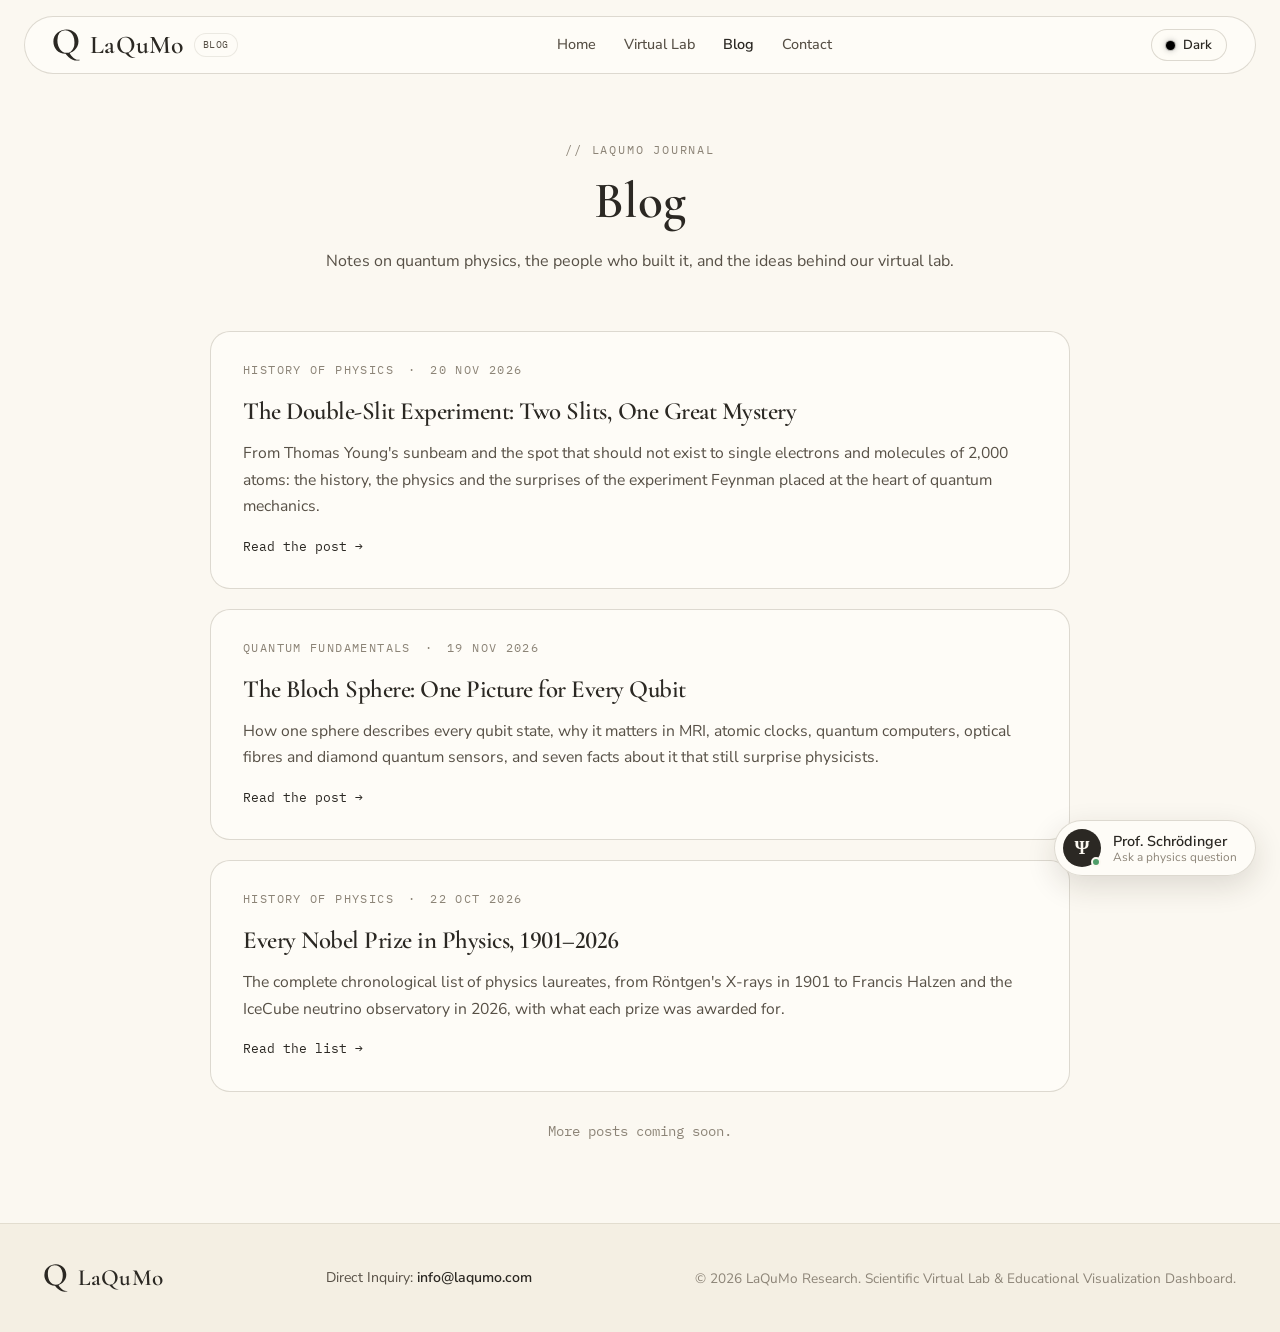
<file: blog/index.html>
<!DOCTYPE html>
<html lang="en">
<head>
  <meta charset="UTF-8">
  <link rel="icon" type="image/svg+xml" href="../favicon.svg">
  <meta name="viewport" content="width=device-width, initial-scale=1.0">
  <title>Blog | LaQuMo</title>
  <meta name="description" content="LaQuMo blog: articles on quantum physics, its history and quantum computing.">
  <script>
    (function() {
      var t = 'light';
      try { t = localStorage.getItem('laqumo_theme') || 'light'; } catch (e) {}
      document.documentElement.setAttribute('data-theme', t);
    })();
  </script>
  <link rel="stylesheet" href="../css/styles.css">
  <link rel="stylesheet" href="../css/blog.css">
  <link rel="stylesheet" href="../css/schrodinger-bot.css">
  <script src="../js/theme.js" defer></script>
</head>
<body>

  <nav class="navbar" id="navbar">
    <a href="../index.html" class="brand">
      <div class="brand-icon"><svg class="brand-q" viewBox="39 -646 721.1428571428571 851" aria-hidden="true" focusable="false"><path transform="scale(1,-1)" d="M481 10Q508 -44 546.5 -86.0Q585 -128 628.0 -151.5Q671 -175 710 -175Q720 -175 729.0 -174.5Q738 -174 745 -173Q748 -171 749.5 -176.5Q751 -182 749 -183Q730 -188 709.5 -191.5Q689 -195 667 -195Q617 -195 562.5 -172.0Q508 -149 457.0 -105.5Q406 -62 365 2ZM366 -12Q294 -12 235.5 13.5Q177 39 135.5 84.0Q94 129 71.5 187.5Q49 246 49 312Q49 393 80.5 454.0Q112 515 164.0 555.5Q216 596 278.0 616.0Q340 636 401 636Q475 636 533.5 609.5Q592 583 633.0 538.0Q674 493 695.5 436.0Q717 379 717 319Q717 249 689.0 189.0Q661 129 612.5 84.0Q564 39 500.5 13.5Q437 -12 366 -12ZM400 12Q460 12 507.5 44.0Q555 76 582.5 138.5Q610 201 610 290Q610 383 580.0 455.0Q550 527 494.0 568.5Q438 610 360 610Q263 610 209.5 540.5Q156 471 156 348Q156 276 174.0 214.5Q192 153 224.5 107.0Q257 61 301.5 36.5Q346 12 400 12Z"/></svg></div>
      <span class="brand-text">LaQuMo</span>
      <span class="brand-tag">BLOG</span>
    </a>

    <ul class="nav-links">
      <li><a href="../index.html">Home</a></li>
      <li><a href="../lab.html">Virtual Lab</a></li>
      <li><a href="index.html" class="active">Blog</a></li>
      <li><a href="../index.html#contact">Contact</a></li>
    </ul>

    <div class="nav-actions">
      <button class="theme-toggle-btn" id="theme-toggle" title="Switch to dark mode" aria-label="Switch to dark mode">
        <span class="theme-dot" aria-hidden="true"></span>
        <span class="theme-text">Dark</span>
      </button>
    </div>
  </nav>

  <main class="container blog-main">
    <header class="blog-header">
      <span class="section-tag">// LAQUMO JOURNAL</span>
      <h1 class="section-title">Blog</h1>
      <p class="section-desc">
        Notes on quantum physics, the people who built it, and the ideas behind our virtual lab.
      </p>
    </header>

    <div class="post-list">
      <a class="post-card" href="double-slit.html">
        <div class="post-meta">
          <span>History of Physics</span>
          <span>·</span>
          <time datetime="2026-11-20">20 Nov 2026</time>
        </div>
        <h2>The Double-Slit Experiment: Two Slits, One Great Mystery</h2>
        <p>
          From Thomas Young's sunbeam and the spot that should not exist to single electrons and molecules of 2,000 atoms:
          the history, the physics and the surprises of the experiment Feynman placed at the heart of quantum mechanics.
        </p>
        <span class="read-more">Read the post →</span>
      </a>
      <a class="post-card" href="bloch-sphere.html">
        <div class="post-meta">
          <span>Quantum Fundamentals</span>
          <span>·</span>
          <time datetime="2026-11-19">19 Nov 2026</time>
        </div>
        <h2>The Bloch Sphere: One Picture for Every Qubit</h2>
        <p>
          How one sphere describes every qubit state, why it matters in MRI, atomic clocks, quantum computers, optical fibres
          and diamond quantum sensors, and seven facts about it that still surprise physicists.
        </p>
        <span class="read-more">Read the post →</span>
      </a>
      <a class="post-card" href="nobel-prize-physics.html">
        <div class="post-meta">
          <span>History of Physics</span>
          <span>·</span>
          <time datetime="2026-10-22">22 Oct 2026</time>
        </div>
        <h2>Every Nobel Prize in Physics, 1901–2026</h2>
        <p>
          The complete chronological list of physics laureates, from Röntgen's X-rays in 1901 to Francis Halzen and
          the IceCube neutrino observatory in 2026, with what each prize was awarded for.
        </p>
        <span class="read-more">Read the list →</span>
      </a>
    </div>

    <p class="post-list-note">More posts coming soon.</p>
  </main>

  <footer class="footer">
    <div class="container footer-inner">
      <div class="brand">
        <div class="brand-icon"><svg class="brand-q" viewBox="39 -646 721.1428571428571 851" aria-hidden="true" focusable="false"><path transform="scale(1,-1)" d="M481 10Q508 -44 546.5 -86.0Q585 -128 628.0 -151.5Q671 -175 710 -175Q720 -175 729.0 -174.5Q738 -174 745 -173Q748 -171 749.5 -176.5Q751 -182 749 -183Q730 -188 709.5 -191.5Q689 -195 667 -195Q617 -195 562.5 -172.0Q508 -149 457.0 -105.5Q406 -62 365 2ZM366 -12Q294 -12 235.5 13.5Q177 39 135.5 84.0Q94 129 71.5 187.5Q49 246 49 312Q49 393 80.5 454.0Q112 515 164.0 555.5Q216 596 278.0 616.0Q340 636 401 636Q475 636 533.5 609.5Q592 583 633.0 538.0Q674 493 695.5 436.0Q717 379 717 319Q717 249 689.0 189.0Q661 129 612.5 84.0Q564 39 500.5 13.5Q437 -12 366 -12ZM400 12Q460 12 507.5 44.0Q555 76 582.5 138.5Q610 201 610 290Q610 383 580.0 455.0Q550 527 494.0 568.5Q438 610 360 610Q263 610 209.5 540.5Q156 471 156 348Q156 276 174.0 214.5Q192 153 224.5 107.0Q257 61 301.5 36.5Q346 12 400 12Z"/></svg></div>
        <span class="brand-text">LaQuMo</span>
      </div>
      <div style="font-size:0.88rem; color:var(--text-secondary);">
        Direct Inquiry: <a href="mailto:info@laqumo.com" style="color:var(--accent-white); text-decoration:none; font-weight:600;">info@laqumo.com</a>
      </div>
      <div class="footer-copy">
        &copy; 2026 LaQuMo Research. Scientific Virtual Lab &amp; Educational Visualization Dashboard.
      </div>
    </div>
  </footer>
  <script src="../js/schrodinger-bot.js"></script>
</body>
</html>
</file>
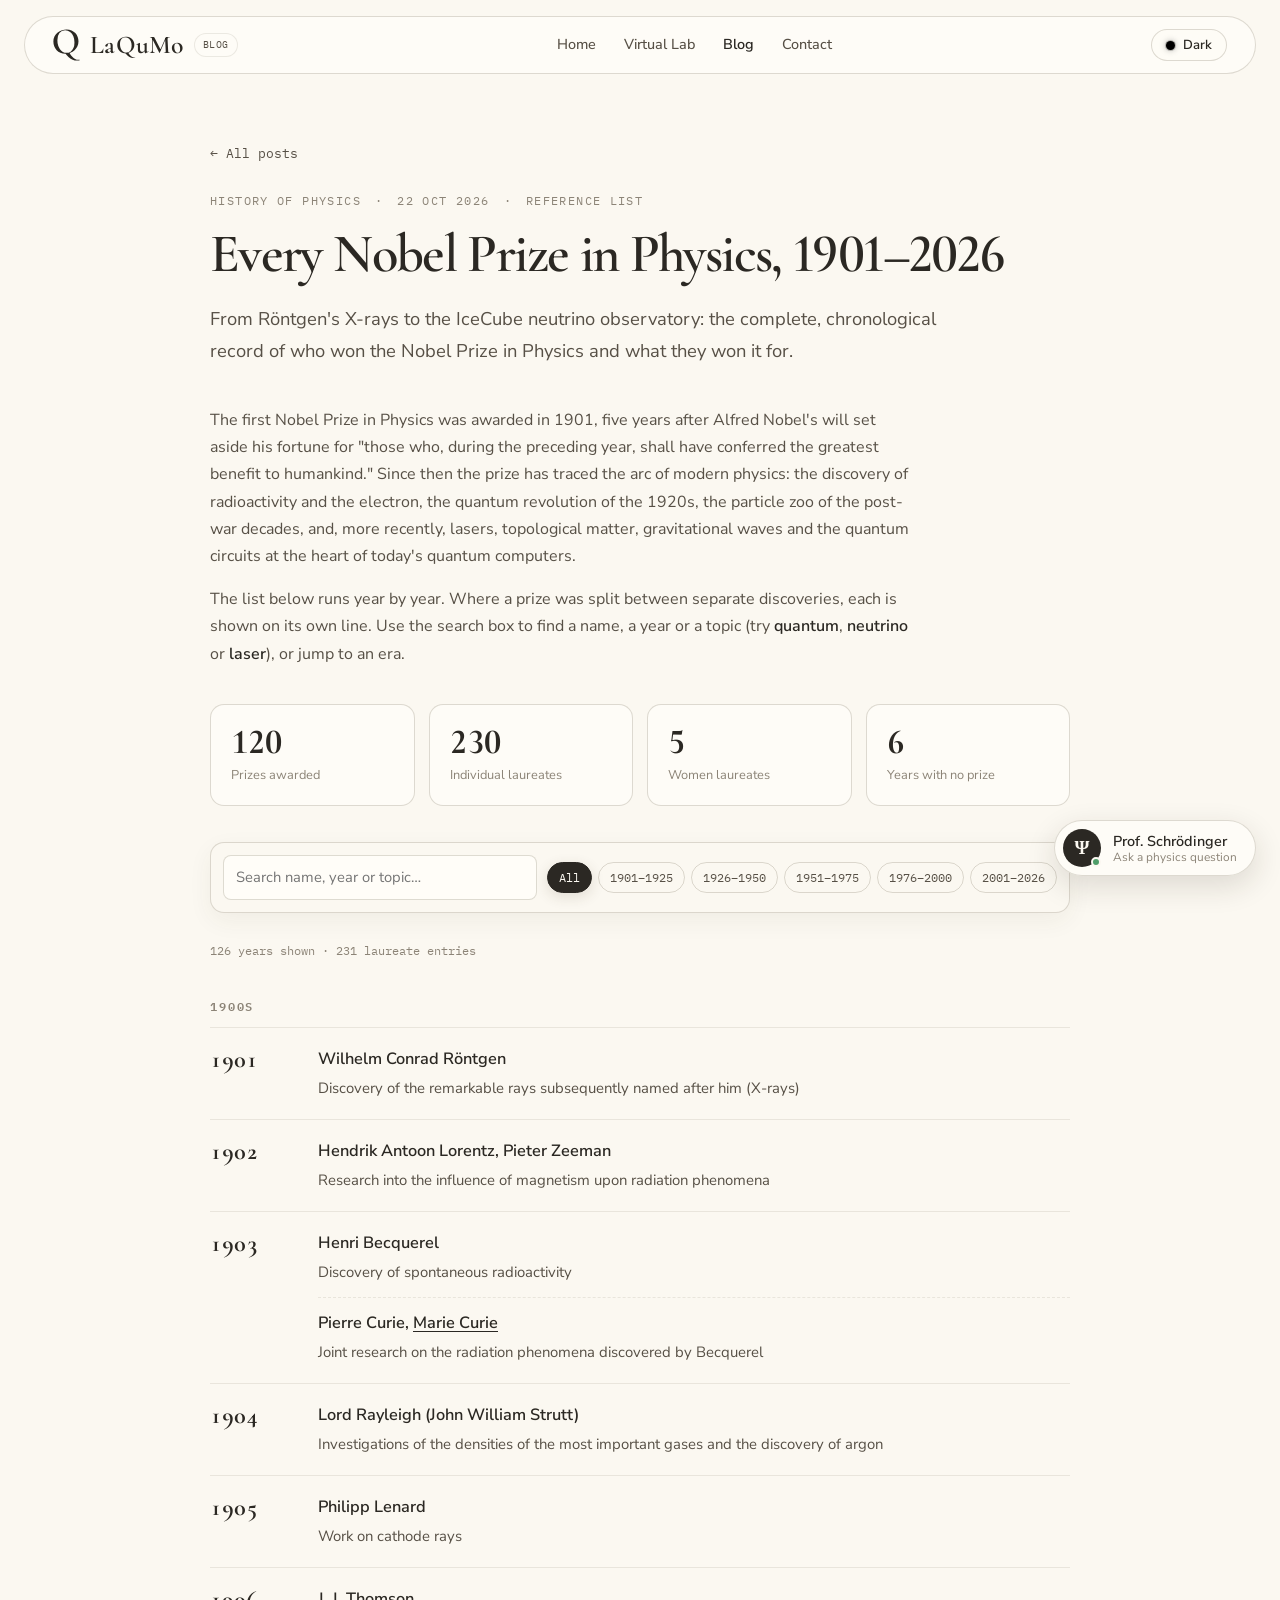
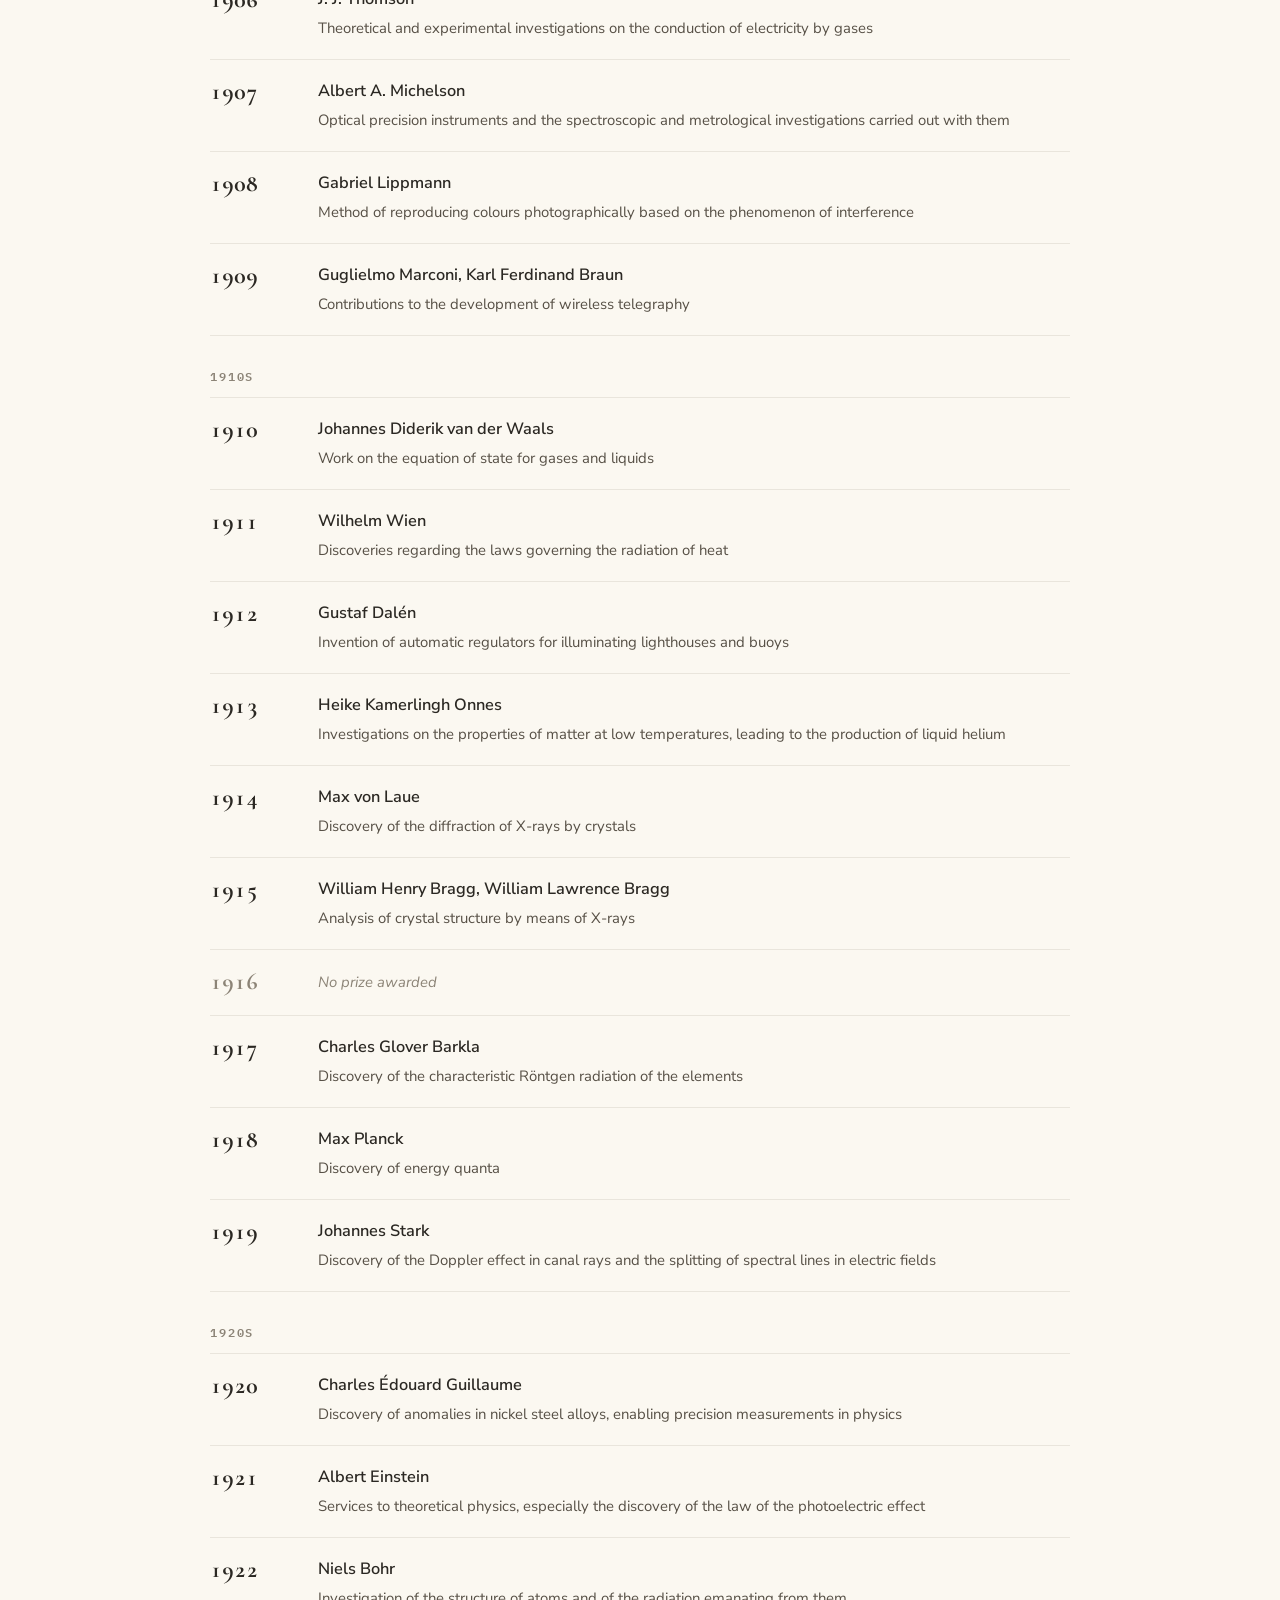
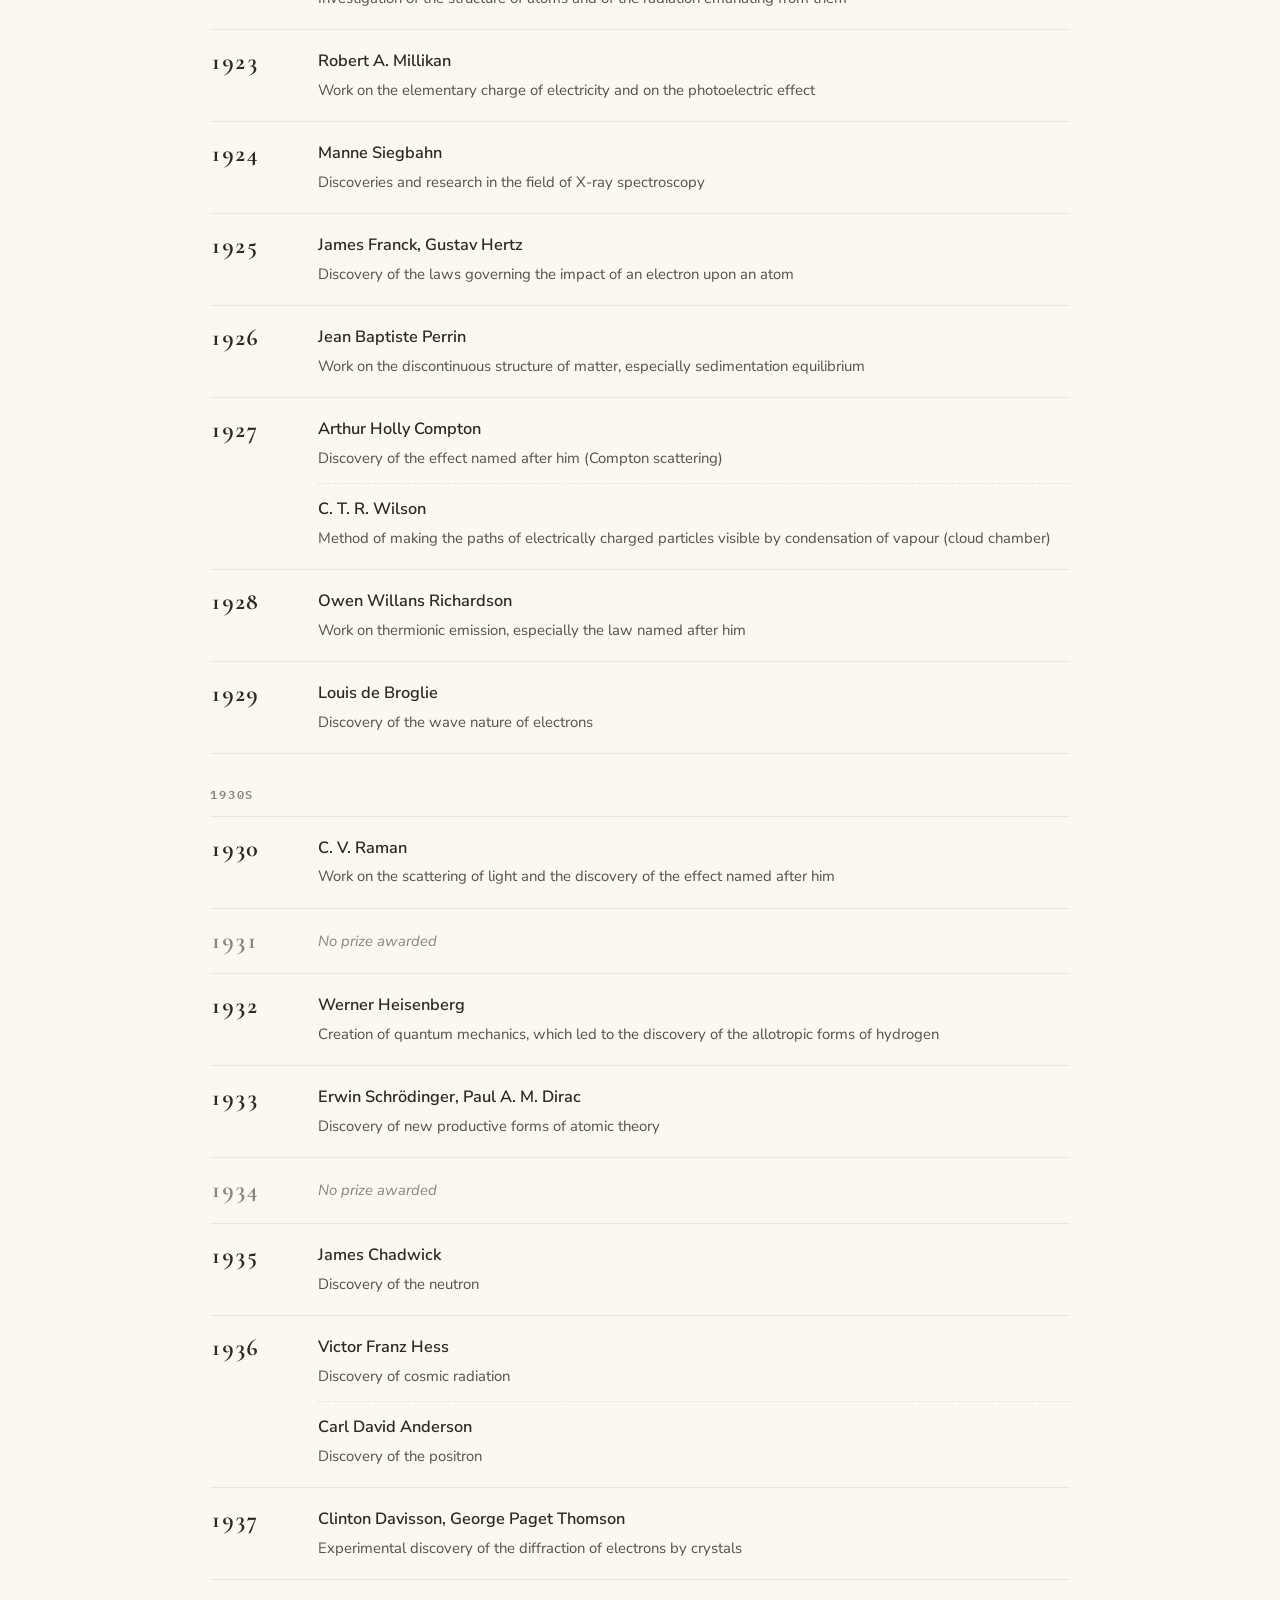
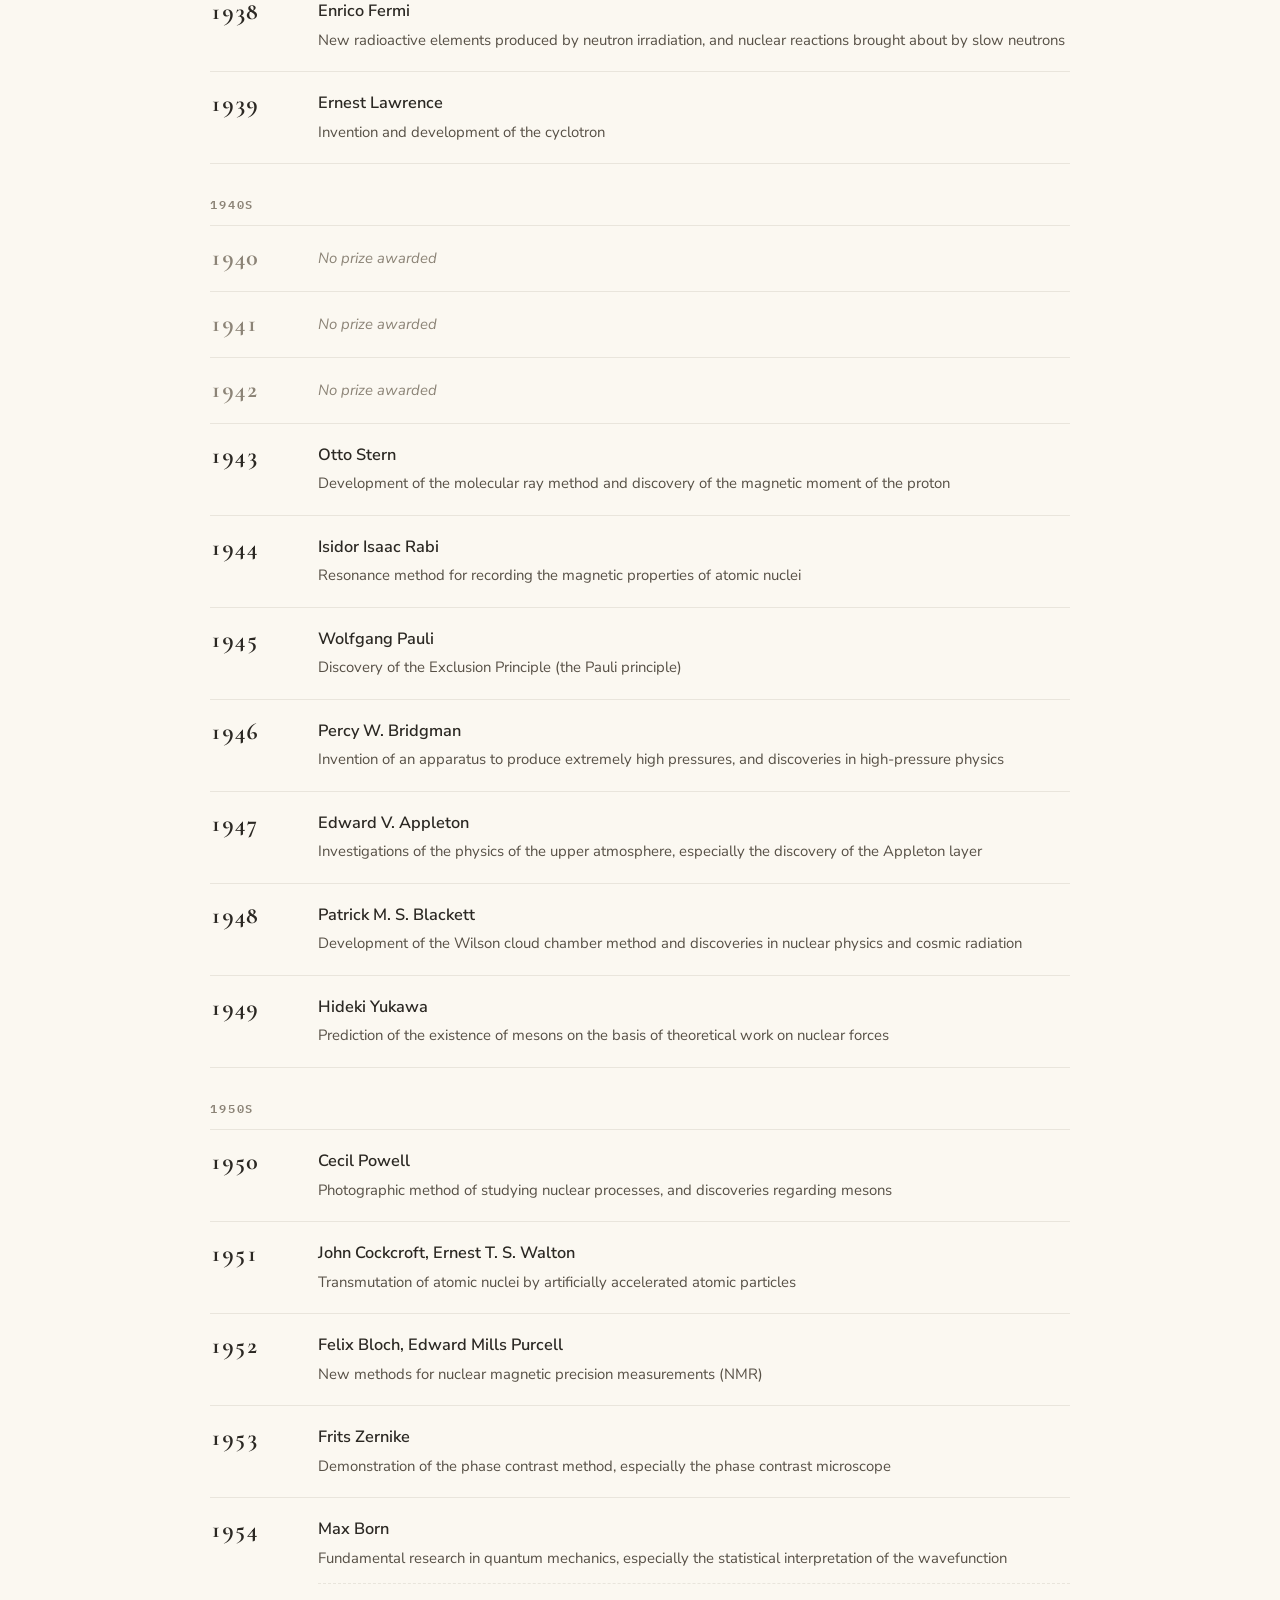
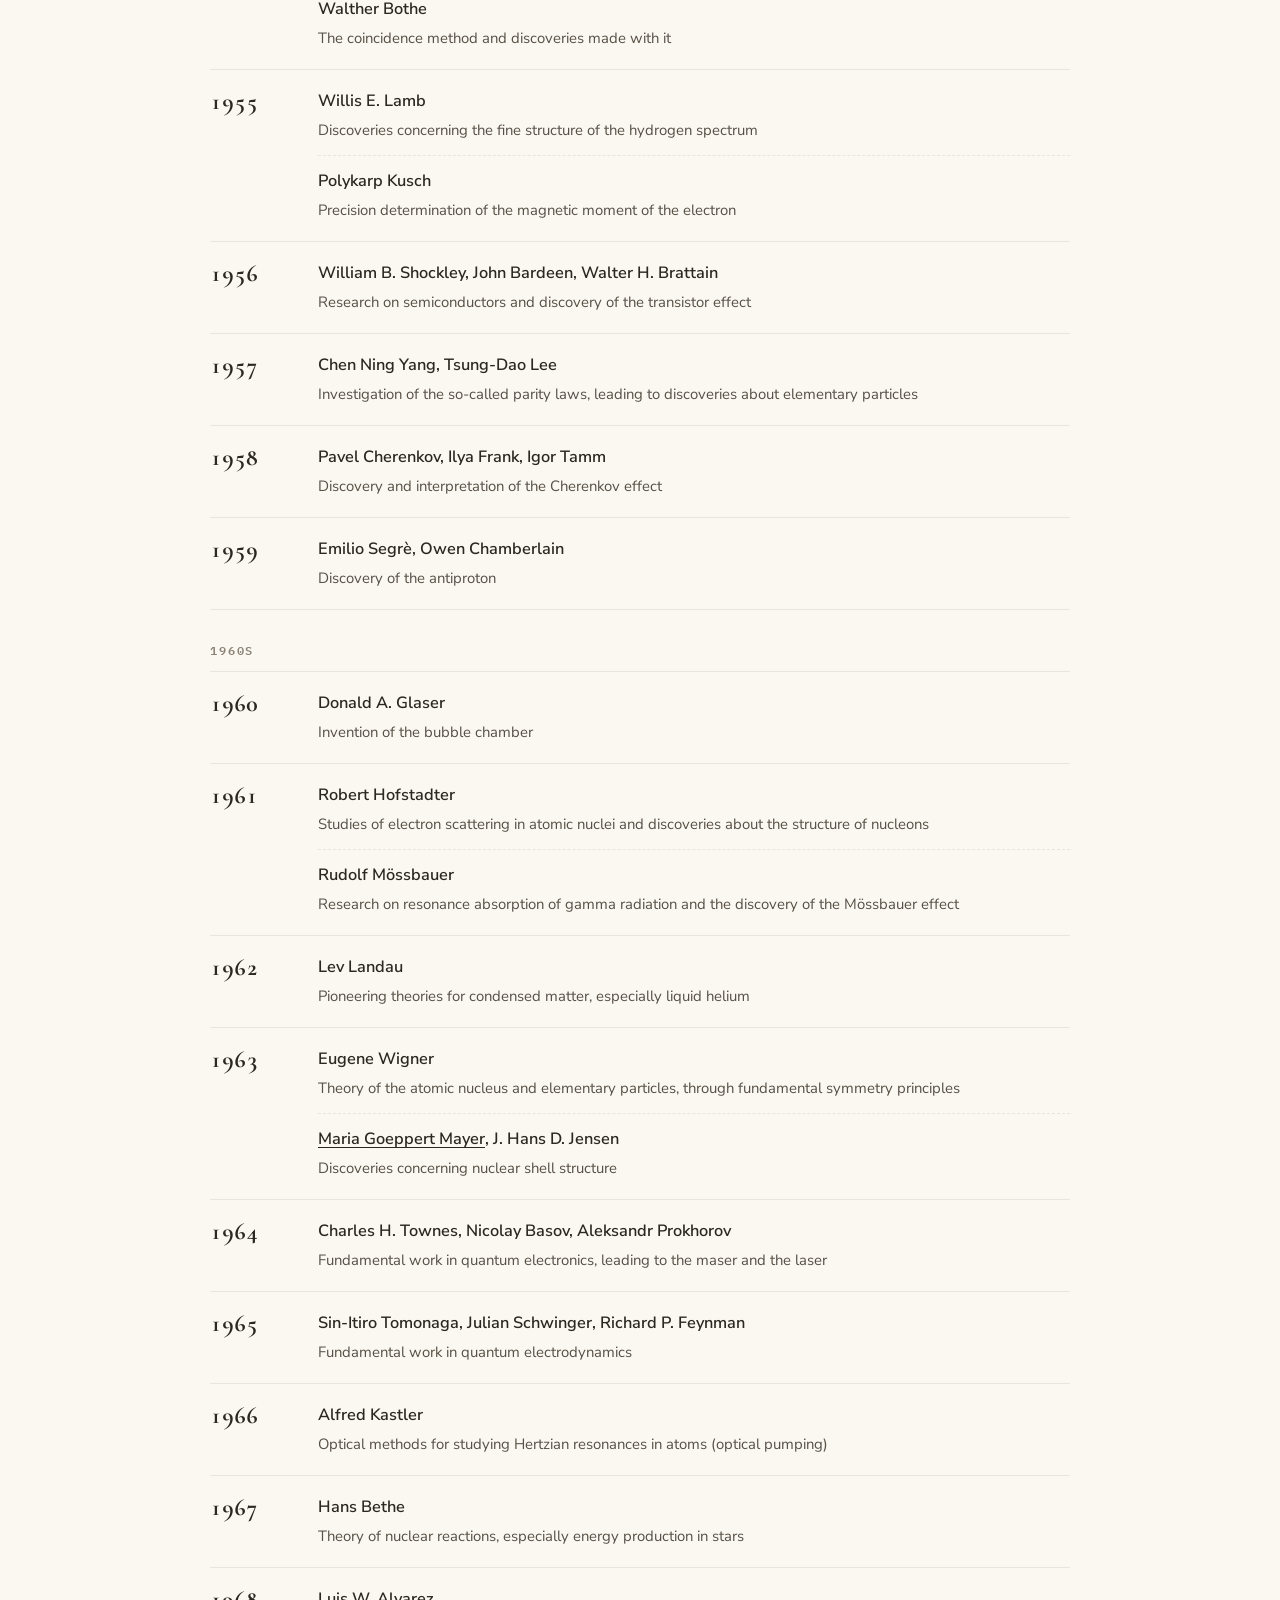
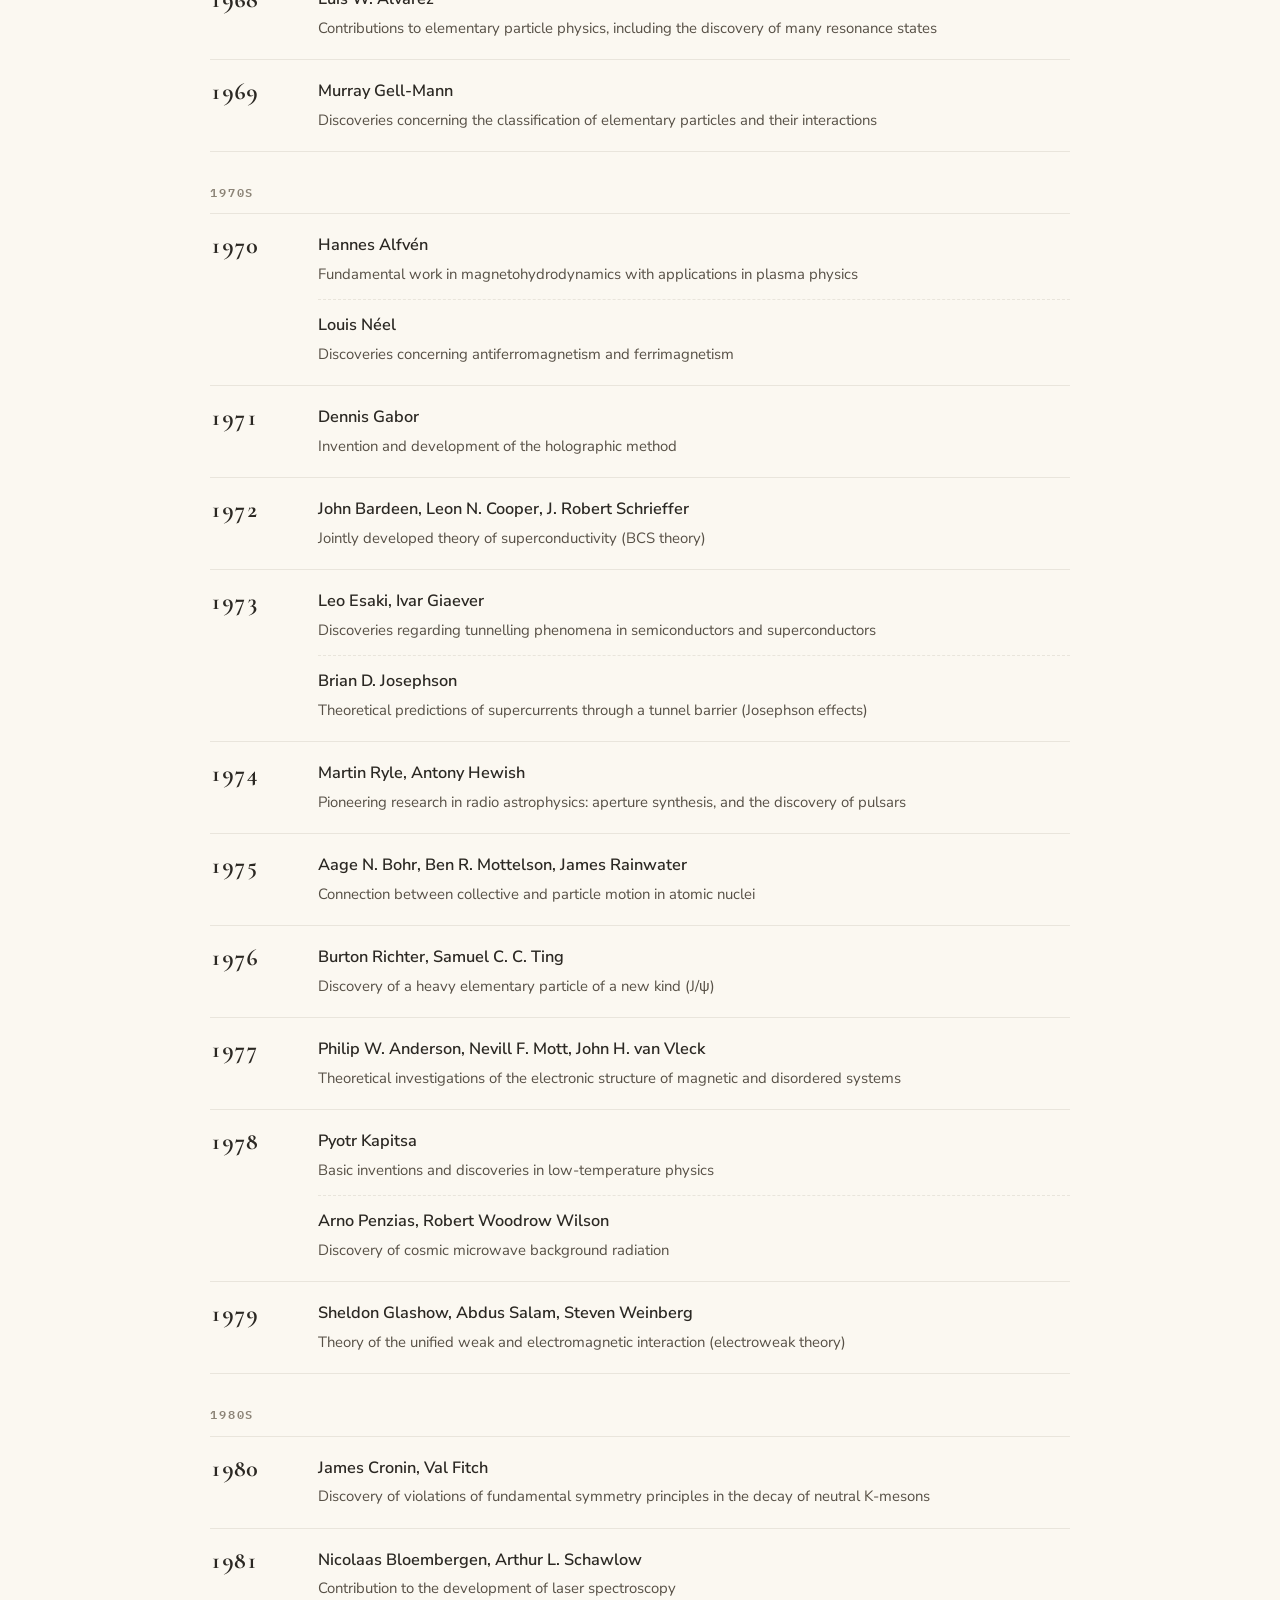
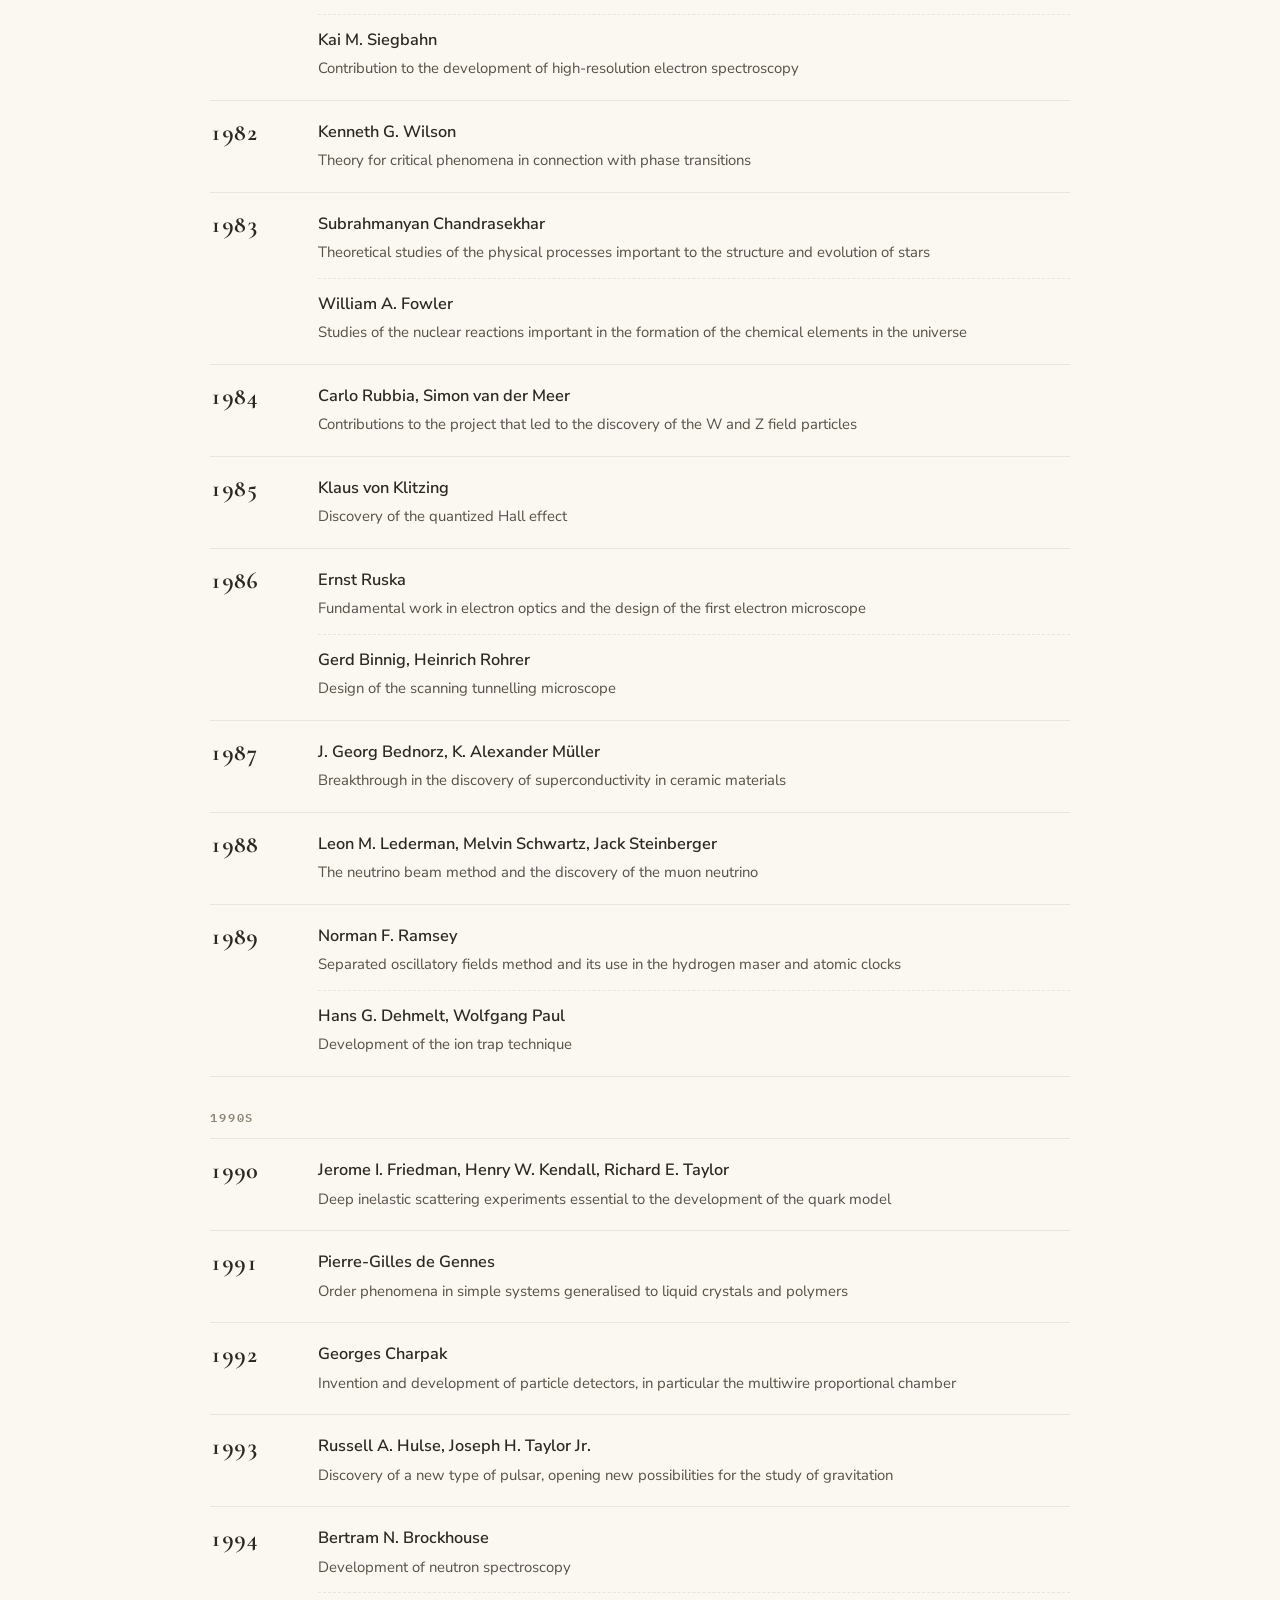
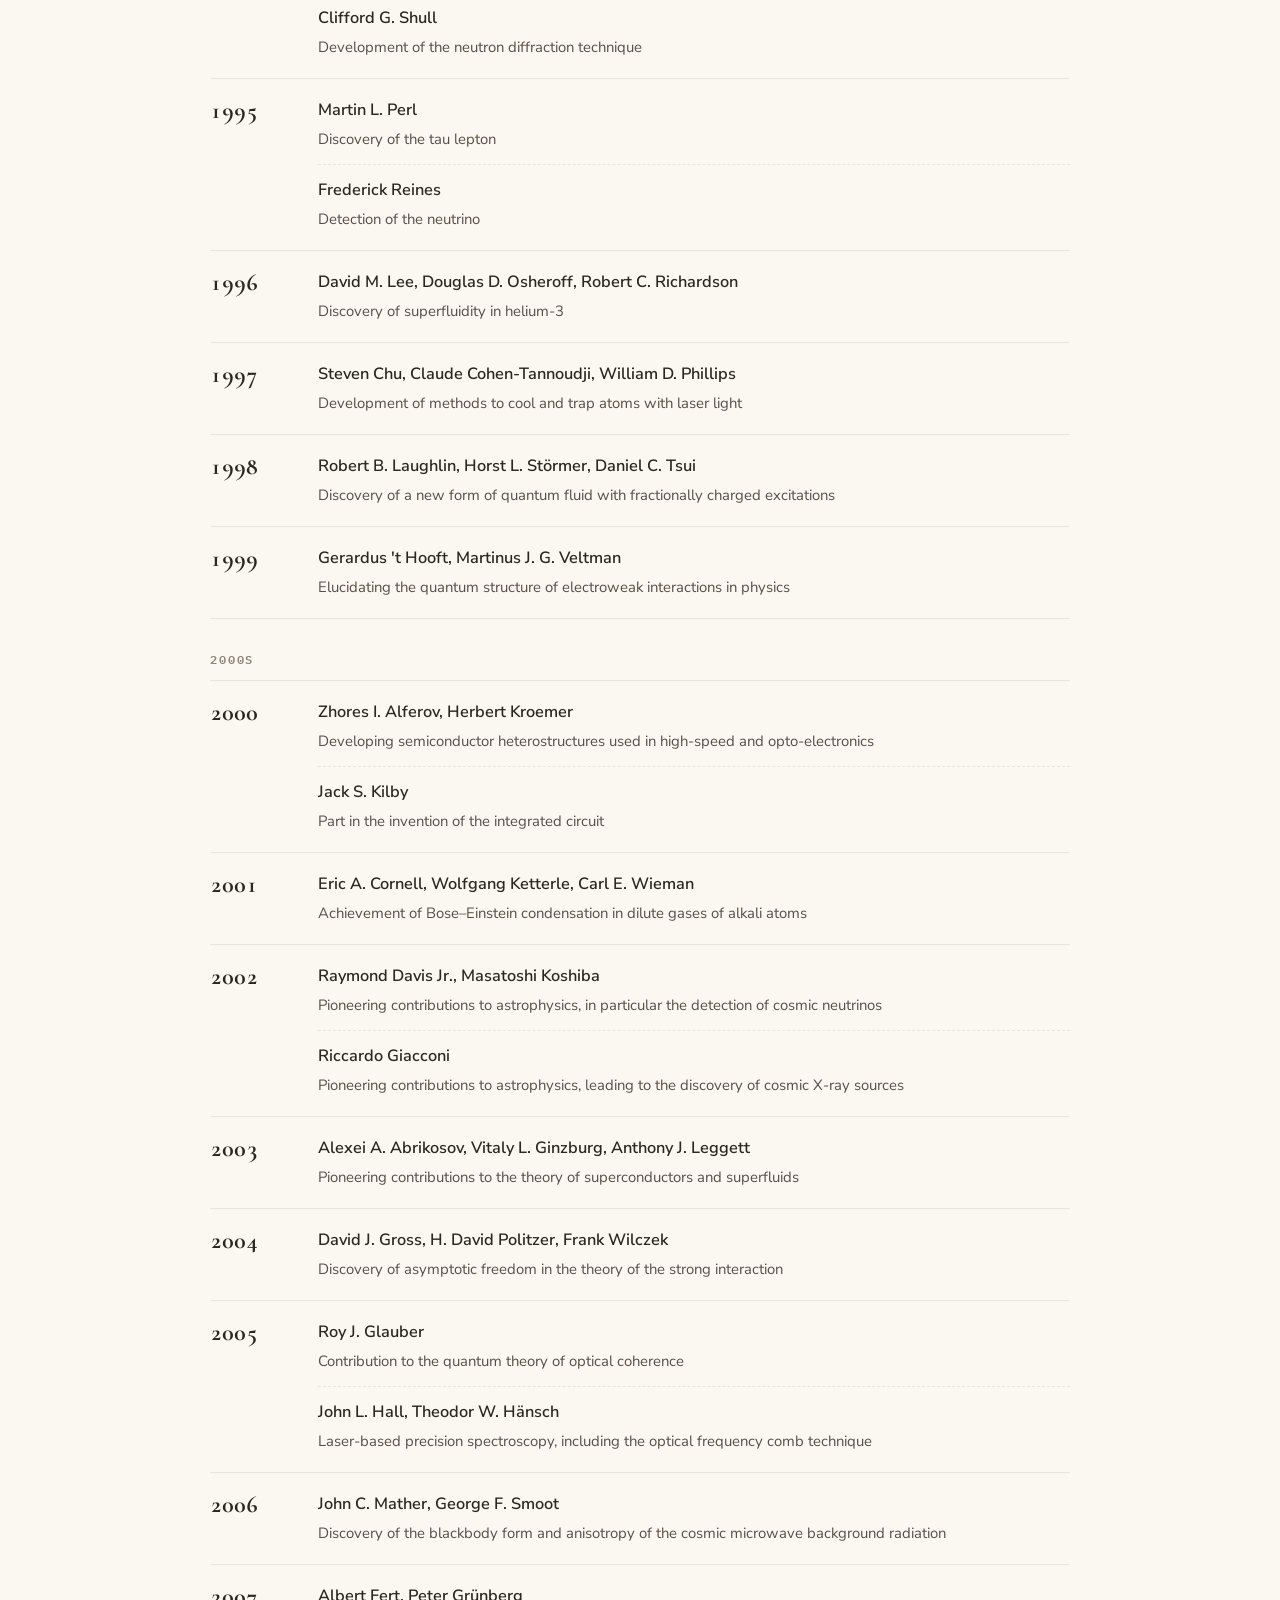
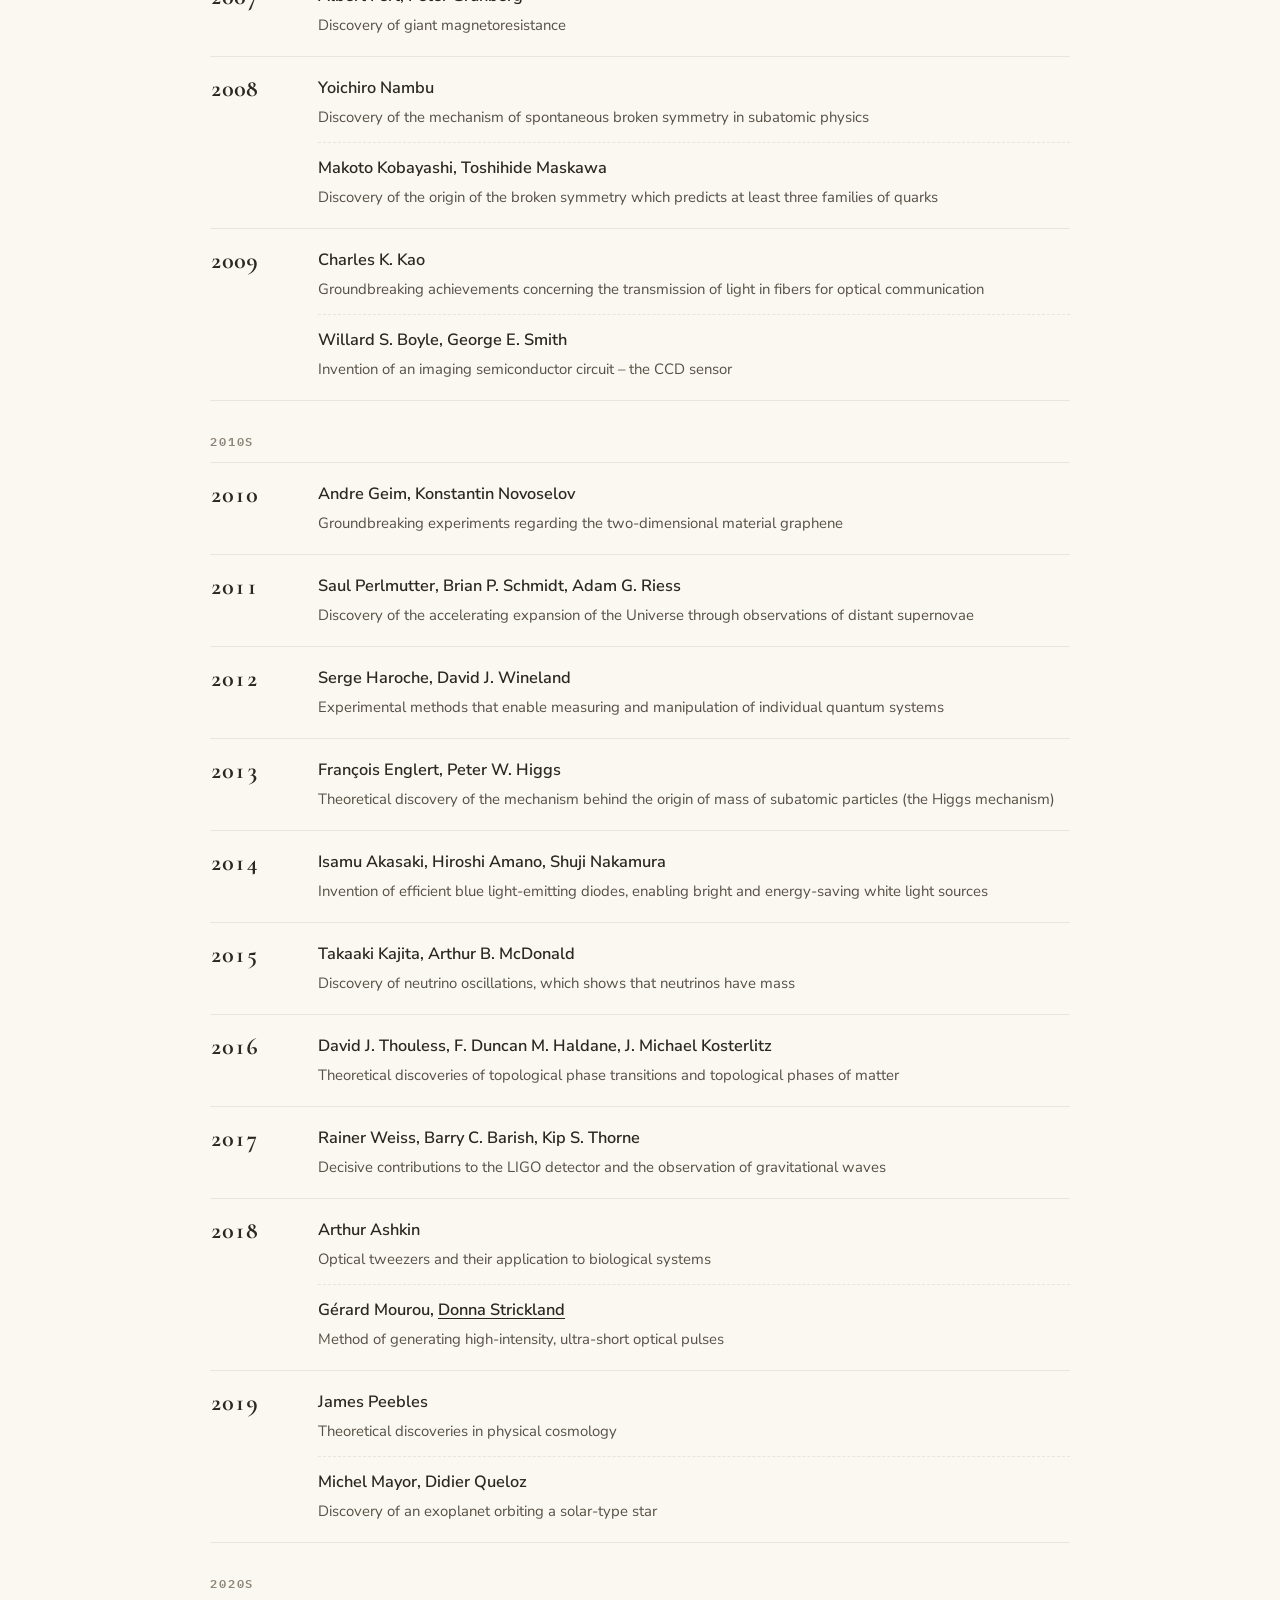
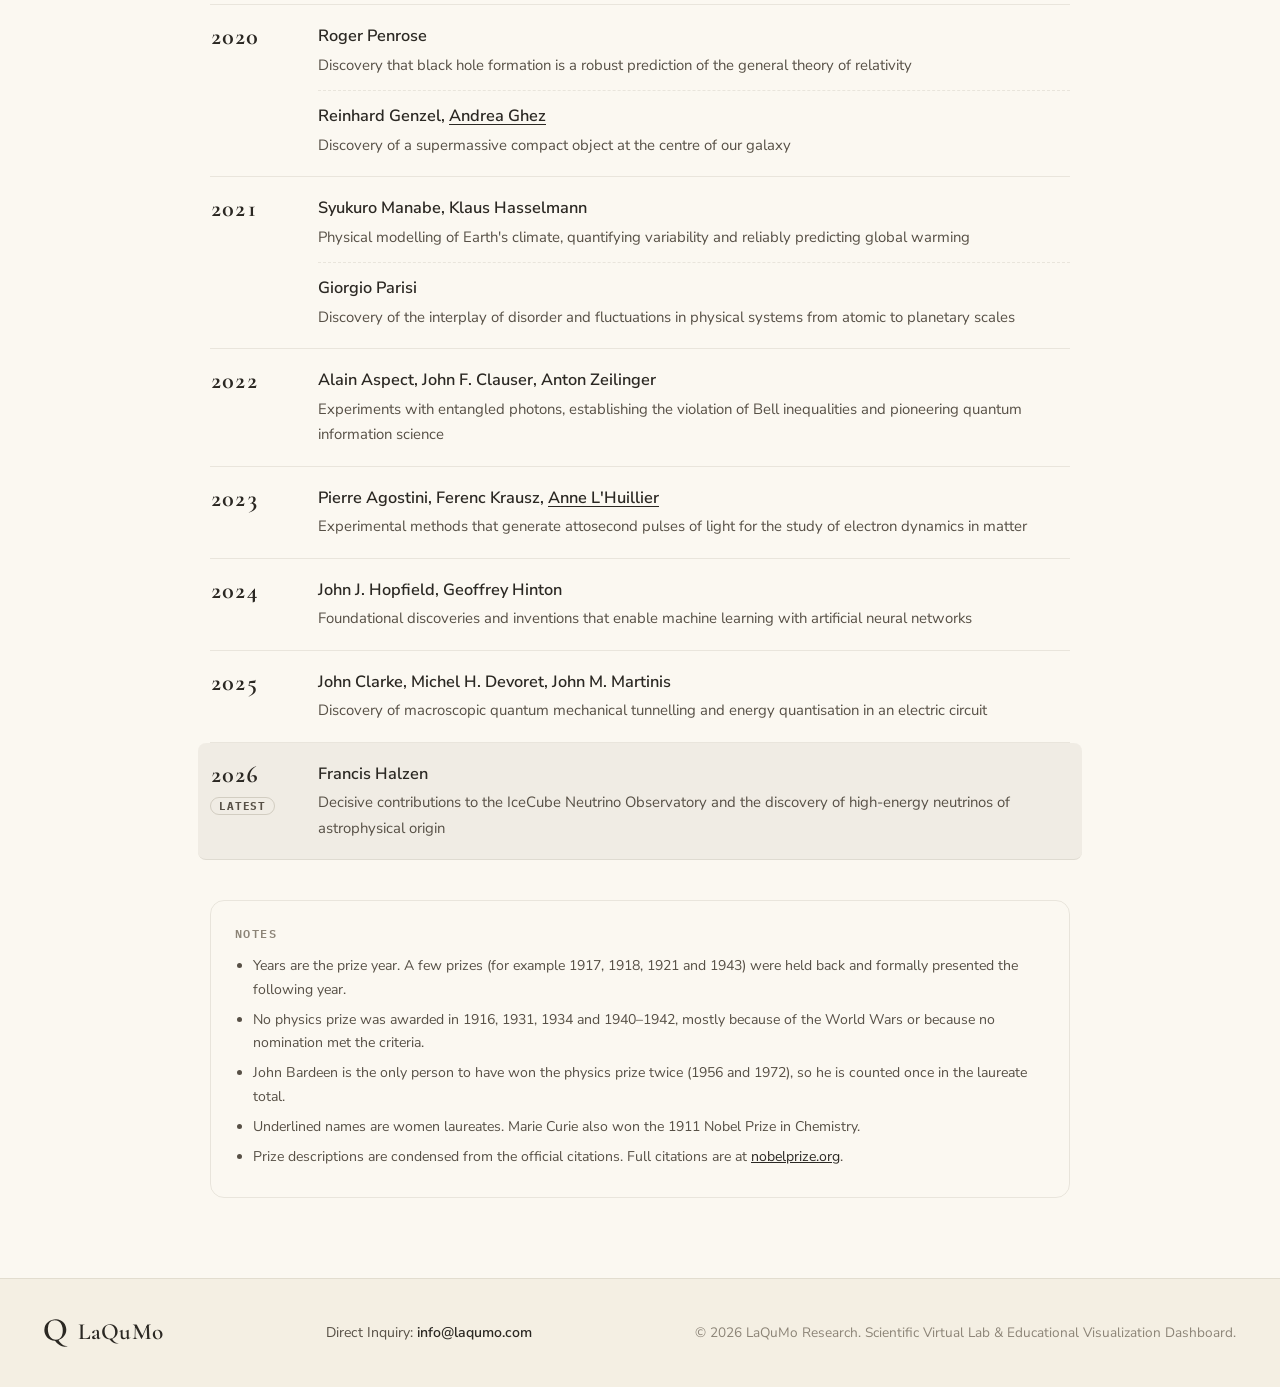
<file: blog/nobel-prize-physics.html>
<!DOCTYPE html>
<html lang="en">
<head>
  <meta charset="UTF-8">
  <link rel="icon" type="image/svg+xml" href="../favicon.svg">
  <meta name="viewport" content="width=device-width, initial-scale=1.0">
  <title>Every Nobel Prize in Physics, 1901–2026 | LaQuMo Blog</title>
  <meta name="description" content="A chronological list of every Nobel Prize in Physics laureate from 1901 to 2026, with what each prize was awarded for.">
  <script>
    (function() {
      var t = 'light';
      try { t = localStorage.getItem('laqumo_theme') || 'light'; } catch (e) {}
      document.documentElement.setAttribute('data-theme', t);
    })();
  </script>
  <link rel="stylesheet" href="../css/styles.css">
  <link rel="stylesheet" href="../css/blog.css">
  <link rel="stylesheet" href="../css/schrodinger-bot.css">
  <script src="../js/theme.js" defer></script>
</head>
<body>

  <nav class="navbar" id="navbar">
    <a href="../index.html" class="brand">
      <div class="brand-icon"><svg class="brand-q" viewBox="39 -646 721.1428571428571 851" aria-hidden="true" focusable="false"><path transform="scale(1,-1)" d="M481 10Q508 -44 546.5 -86.0Q585 -128 628.0 -151.5Q671 -175 710 -175Q720 -175 729.0 -174.5Q738 -174 745 -173Q748 -171 749.5 -176.5Q751 -182 749 -183Q730 -188 709.5 -191.5Q689 -195 667 -195Q617 -195 562.5 -172.0Q508 -149 457.0 -105.5Q406 -62 365 2ZM366 -12Q294 -12 235.5 13.5Q177 39 135.5 84.0Q94 129 71.5 187.5Q49 246 49 312Q49 393 80.5 454.0Q112 515 164.0 555.5Q216 596 278.0 616.0Q340 636 401 636Q475 636 533.5 609.5Q592 583 633.0 538.0Q674 493 695.5 436.0Q717 379 717 319Q717 249 689.0 189.0Q661 129 612.5 84.0Q564 39 500.5 13.5Q437 -12 366 -12ZM400 12Q460 12 507.5 44.0Q555 76 582.5 138.5Q610 201 610 290Q610 383 580.0 455.0Q550 527 494.0 568.5Q438 610 360 610Q263 610 209.5 540.5Q156 471 156 348Q156 276 174.0 214.5Q192 153 224.5 107.0Q257 61 301.5 36.5Q346 12 400 12Z"/></svg></div>
      <span class="brand-text">LaQuMo</span>
      <span class="brand-tag">BLOG</span>
    </a>

    <ul class="nav-links">
      <li><a href="../index.html">Home</a></li>
      <li><a href="../lab.html">Virtual Lab</a></li>
      <li><a href="index.html" class="active">Blog</a></li>
      <li><a href="../index.html#contact">Contact</a></li>
    </ul>

    <div class="nav-actions">
      <button class="theme-toggle-btn" id="theme-toggle" title="Switch to dark mode" aria-label="Switch to dark mode">
        <span class="theme-dot" aria-hidden="true"></span>
        <span class="theme-text">Dark</span>
      </button>
    </div>
  </nav>

  <main class="container blog-main">
    <article class="article">
      <a href="index.html" class="article-back">← All posts</a>

      <header class="article-head">
        <div class="post-meta">
          <span>History of Physics</span>
          <span>·</span>
          <time datetime="2026-10-22">22 Oct 2026</time>
          <span>·</span>
          <span>Reference list</span>
        </div>
        <h1 class="article-title">Every Nobel Prize in Physics, 1901–2026</h1>
        <p class="article-lede">
          From Röntgen's X-rays to the IceCube neutrino observatory: the complete, chronological record of who won
          the Nobel Prize in Physics and what they won it for.
        </p>
      </header>

      <div class="article-body">
        <p>
          The first Nobel Prize in Physics was awarded in 1901, five years after Alfred Nobel's will set aside his
          fortune for "those who, during the preceding year, shall have conferred the greatest benefit to humankind."
          Since then the prize has traced the arc of modern physics: the discovery of radioactivity and the electron,
          the quantum revolution of the 1920s, the particle zoo of the post-war decades, and, more recently, lasers,
          topological matter, gravitational waves and the quantum circuits at the heart of today's quantum computers.
        </p>
        <p>
          The list below runs year by year. Where a prize was split between separate discoveries, each is shown on its
          own line. Use the search box to find a name, a year or a topic (try <strong>quantum</strong>,
          <strong>neutrino</strong> or <strong>laser</strong>), or jump to an era.
        </p>
      </div>

      <div class="nobel-stats" aria-label="Summary statistics">
        <div class="nobel-stat"><div class="nobel-stat-val" id="stat-prizes">–</div><div class="nobel-stat-lbl">Prizes awarded</div></div>
        <div class="nobel-stat"><div class="nobel-stat-val" id="stat-laureates">–</div><div class="nobel-stat-lbl">Individual laureates</div></div>
        <div class="nobel-stat"><div class="nobel-stat-val" id="stat-women">–</div><div class="nobel-stat-lbl">Women laureates</div></div>
        <div class="nobel-stat"><div class="nobel-stat-val" id="stat-none">–</div><div class="nobel-stat-lbl">Years with no prize</div></div>
      </div>

      <div class="nobel-controls">
        <input type="search" id="nobel-search" class="nobel-search" placeholder="Search name, year or topic…" aria-label="Search laureates">
        <div class="era-chips" id="era-chips" role="group" aria-label="Filter by era"></div>
      </div>

      <div class="nobel-count" id="nobel-count" aria-live="polite"></div>
      <div id="nobel-timeline"></div>

      <aside class="article-notes">
        <h3>Notes</h3>
        <ul>
          <li>Years are the prize year. A few prizes (for example 1917, 1918, 1921 and 1943) were held back and formally presented the following year.</li>
          <li>No physics prize was awarded in 1916, 1931, 1934 and 1940–1942, mostly because of the World Wars or because no nomination met the criteria.</li>
          <li>John Bardeen is the only person to have won the physics prize twice (1956 and 1972), so he is counted once in the laureate total.</li>
          <li>Underlined names are women laureates. Marie Curie also won the 1911 Nobel Prize in Chemistry.</li>
          <li>Prize descriptions are condensed from the official citations. Full citations are at <a href="https://www.nobelprize.org/prizes/lists/all-nobel-prizes-in-physics/" target="_blank" rel="noopener">nobelprize.org</a>.</li>
        </ul>
      </aside>
    </article>
  </main>

  <footer class="footer">
    <div class="container footer-inner">
      <div class="brand">
        <div class="brand-icon"><svg class="brand-q" viewBox="39 -646 721.1428571428571 851" aria-hidden="true" focusable="false"><path transform="scale(1,-1)" d="M481 10Q508 -44 546.5 -86.0Q585 -128 628.0 -151.5Q671 -175 710 -175Q720 -175 729.0 -174.5Q738 -174 745 -173Q748 -171 749.5 -176.5Q751 -182 749 -183Q730 -188 709.5 -191.5Q689 -195 667 -195Q617 -195 562.5 -172.0Q508 -149 457.0 -105.5Q406 -62 365 2ZM366 -12Q294 -12 235.5 13.5Q177 39 135.5 84.0Q94 129 71.5 187.5Q49 246 49 312Q49 393 80.5 454.0Q112 515 164.0 555.5Q216 596 278.0 616.0Q340 636 401 636Q475 636 533.5 609.5Q592 583 633.0 538.0Q674 493 695.5 436.0Q717 379 717 319Q717 249 689.0 189.0Q661 129 612.5 84.0Q564 39 500.5 13.5Q437 -12 366 -12ZM400 12Q460 12 507.5 44.0Q555 76 582.5 138.5Q610 201 610 290Q610 383 580.0 455.0Q550 527 494.0 568.5Q438 610 360 610Q263 610 209.5 540.5Q156 471 156 348Q156 276 174.0 214.5Q192 153 224.5 107.0Q257 61 301.5 36.5Q346 12 400 12Z"/></svg></div>
        <span class="brand-text">LaQuMo</span>
      </div>
      <div style="font-size:0.88rem; color:var(--text-secondary);">
        Direct Inquiry: <a href="mailto:info@laqumo.com" style="color:var(--accent-white); text-decoration:none; font-weight:600;">info@laqumo.com</a>
      </div>
      <div class="footer-copy">
        &copy; 2026 LaQuMo Research. Scientific Virtual Lab &amp; Educational Visualization Dashboard.
      </div>
    </div>
  </footer>

  <script src="../js/nobel-physics-data.js"></script>
  <script src="../js/blog-nobel.js"></script>
  <script src="../js/schrodinger-bot.js"></script>
</body>
</html>
</file>
<file: css/styles.css>
/* 
  LaQuMo (Large Quantum Model) v3.0 - Scientific Monochromatic Grayscale Dark Theme 
  Palette: Pitch Black (#040406), Obsidian (#090a0f), Pure White (#ffffff), Platinum Silver (#d1d5e6), Charcoal, Glassmorphism
*/

@import url('https://fonts.googleapis.com/css2?family=Cormorant+Garamond:wght@400;500;600;700&family=Nunito+Sans:opsz,wght@6..12,300;6..12,400;6..12,500;6..12,600;6..12,700&family=IBM+Plex+Mono:wght@400;500;600&display=swap');

:root {
  /* SOFT IVORY LIGHT MODE (warm, low-glare) */
  --bg-pitch: #FBF8F1;            /* Ivory page background */
  --bg-obsidian: #F4EFE3;         /* Deeper ivory accent surface */
  --bg-card: rgba(254, 252, 247, 0.94); /* Ivory card surface */
  --bg-card-hover: #FFFDF8;
  --bg-glass-input: #FFFDF8;      /* Ivory input background */

  --border-subtle: rgba(74, 60, 36, 0.10);
  --border-medium: rgba(74, 60, 36, 0.18);
  --border-focus: rgba(74, 60, 36, 0.45);

  --text-primary: #2B2823;        /* Warm charcoal instead of pure black */
  --text-secondary: #575046;      /* Soft umber grey */
  --text-muted: #8C8477;

  --accent-white: #2B2823;        /* Warm charcoal accents */
  --accent-silver: #6B6356;
  --accent-glow: rgba(74, 60, 36, 0.06);
  --accent-glow-intense: rgba(74, 60, 36, 0.14);

  --font-sans: 'Nunito Sans', -apple-system, BlinkMacSystemFont, 'Segoe UI', sans-serif;
  --font-display: 'Cormorant Garamond', Georgia, 'Times New Roman', serif;
  --font-mono: 'IBM Plex Mono', Consolas, monospace;

  --backdrop-blur: blur(18px);
  --radius-sm: 8px;
  --radius-md: 14px;
  --radius-lg: 20px;
  --radius-full: 9999px;
  --transition-fast: 0.2s cubic-bezier(0.16, 1, 0.3, 1);
  --transition-normal: 0.35s cubic-bezier(0.16, 1, 0.3, 1);
}

[data-theme="dark"] {
  /* DARK OBSIDIAN MODE (The Exact Inverse / Negative) */
  --bg-pitch: #040406;            /* Pitch Black Background */
  --bg-obsidian: #090a0f;         /* Deep Space Obsidian Accent Surface */
  --bg-card: rgba(10, 12, 18, 0.85); /* Dark Glass Card Surface */
  --bg-card-hover: rgba(20, 24, 36, 0.9);
  --bg-glass-input: rgba(15, 17, 24, 0.85);
  
  --border-subtle: rgba(255, 255, 255, 0.08);
  --border-medium: rgba(255, 255, 255, 0.18);
  --border-focus: rgba(255, 255, 255, 0.4);

  --text-primary: #EEECE6;         /* Soft off-white text (less glare) */
  --text-secondary: #9aa0b4;       /* Silver Gray */
  --text-muted: #5e6478;

  --accent-white: #EEECE6;         /* Soft off-white accents */
  --accent-silver: #d1d5e6;        /* Platinum Silver Highlight */
  --accent-glow: rgba(255, 255, 255, 0.12);
  --accent-glow-intense: rgba(255, 255, 255, 0.28);
}

/* MathJax LaTeX Notation Color Inheritance */
mjx-container, .mjx-chtml, .mjx-math, .math-block, .arch-math, #dynamic-state-latex {
  color: var(--text-primary) !important;
  fill: var(--text-primary) !important;
}

mjx-container svg {
  fill: var(--text-primary) !important;
  color: var(--text-primary) !important;
}

* {
  box-sizing: border-box;
  margin: 0;
  padding: 0;
}

html {
  scroll-behavior: smooth;
  color-scheme: light;
}

[data-theme="dark"] {
  color-scheme: dark;
}

body {
  background-color: var(--bg-pitch);
  color: var(--text-primary);
  font-family: var(--font-sans);
  line-height: 1.7;
  overflow-x: hidden;
  -webkit-font-smoothing: antialiased;
  -moz-osx-font-smoothing: grayscale;
  text-rendering: optimizeLegibility;
  position: relative;
  min-height: 100vh;
}

/* Background Canvas */
#quantum-canvas {
  position: fixed;
  top: 0;
  left: 0;
  width: 100vw;
  height: 100vh;
  z-index: -1;
  pointer-events: none;
}

/* Vignette overlay */
.vignette-overlay {
  position: fixed;
  top: 0;
  left: 0;
  width: 100%;
  height: 100%;
  background: radial-gradient(circle at 50% 50%, rgba(251, 248, 241, 0.1) 0%, rgba(244, 239, 227, 0.55) 100%);
  pointer-events: none;
  z-index: -1;
  transition: background var(--transition-normal);
}

[data-theme="dark"] .vignette-overlay {
  background: radial-gradient(circle at 50% 50%, rgba(4, 4, 6, 0.2) 0%, rgba(4, 4, 6, 0.88) 100%);
}

/* Container */
.container {
  max-width: 1240px;
  margin: 0 auto;
  padding: 0 24px;
}

/* Navigation */
.navbar {
  position: fixed;
  top: 16px;
  left: 50%;
  transform: translateX(-50%);
  width: calc(100% - 48px);
  max-width: 1240px;
  z-index: 100;
  background: var(--bg-card);
  backdrop-filter: var(--backdrop-blur);
  -webkit-backdrop-filter: var(--backdrop-blur);
  border: 1px solid var(--border-medium);
  border-radius: var(--radius-full);
  padding: 12px 28px;
  display: flex;
  justify-content: space-between;
  align-items: center;
  transition: border-color var(--transition-fast), box-shadow var(--transition-fast), background var(--transition-fast);
}

.navbar:hover {
  border-color: var(--border-medium);
  box-shadow: 0 0 20px rgba(255, 255, 255, 0.08);
}

.brand {
  display: flex;
  align-items: center;
  gap: 12px;
  text-decoration: none;
  color: var(--text-primary);
}

.brand-icon {
  width: 32px;
  height: 32px;
  border-radius: 50%;
  background: radial-gradient(circle at 30% 30%, #ffffff 0%, #4a4d5a 50%, #0d0e14 100%);
  border: 1px solid rgba(255, 255, 255, 0.3);
  box-shadow: 0 0 15px rgba(255, 255, 255, 0.15);
  display: flex;
  align-items: center;
  justify-content: center;
}

.brand-icon svg {
  width: 18px;
  height: 18px;
  stroke: #ffffff;
}

.brand-text {
  font-family: var(--font-display);
  font-weight: 700;
  font-size: 1.25rem;
  letter-spacing: -0.02em;
  color: var(--accent-white);
}

.brand-tag {
  font-family: var(--font-mono);
  font-size: 0.65rem;
  padding: 2px 8px;
  border-radius: 12px;
  background: rgba(255, 255, 255, 0.08);
  border: 1px solid var(--border-subtle);
  color: var(--text-secondary);
  text-transform: uppercase;
  letter-spacing: 0.05em;
}

.nav-links {
  display: flex;
  gap: 28px;
  list-style: none;
}

.nav-links a {
  color: var(--text-secondary);
  text-decoration: none;
  font-size: 0.9rem;
  font-weight: 500;
  transition: color var(--transition-fast);
}

.nav-links a:hover {
  color: var(--accent-white);
}

.nav-actions {
  display: flex;
  gap: 12px;
  align-items: center;
}

.btn {
  display: inline-flex;
  align-items: center;
  justify-content: center;
  gap: 8px;
  padding: 10px 20px;
  font-size: 0.88rem;
  font-weight: 600;
  border-radius: var(--radius-full);
  text-decoration: none;
  cursor: pointer;
  transition: all var(--transition-fast);
  border: 1px solid transparent;
  font-family: var(--font-sans);
}

.btn-primary {
  background: #ffffff;
  color: #040406;
  border-color: #ffffff;
  box-shadow: 0 0 20px rgba(255, 255, 255, 0.2);
  font-weight: 700;
}

.btn-primary:hover {
  background: #e2e4ed;
  box-shadow: 0 0 30px rgba(255, 255, 255, 0.35);
  transform: translateY(-1px);
}

.btn-outline {
  background: rgba(255, 255, 255, 0.04);
  color: var(--text-primary);
  border-color: var(--border-medium);
  backdrop-filter: var(--backdrop-blur);
}

.btn-outline:hover {
  background: rgba(255, 255, 255, 0.1);
  border-color: rgba(255, 255, 255, 0.4);
  color: var(--accent-white);
}

.btn-sm {
  padding: 6px 14px;
  font-size: 0.8rem;
}

/* Hero Section */
.hero {
  padding: 180px 0 100px;
  text-align: center;
  position: relative;
}

/* Theme Switcher Toggle Button */
.theme-toggle-btn {
  display: inline-flex;
  align-items: center;
  gap: 6px;
  background: var(--bg-card);
  border: 1px solid var(--border-medium);
  color: var(--text-primary);
  font-family: var(--font-display);
  font-size: 0.82rem;
  font-weight: 600;
  padding: 6px 14px;
  border-radius: var(--radius-full);
  cursor: pointer;
  backdrop-filter: var(--backdrop-blur);
  transition: all var(--transition-fast);
}

.theme-toggle-btn:hover {
  background: var(--bg-card-hover);
  border-color: var(--border-focus);
  transform: translateY(-1px);
  box-shadow: 0 4px 14px var(--accent-glow);
}

[data-theme="dark"] .sun-icon { display: inline-block; }
[data-theme="dark"] .moon-icon { display: none; }

html:not([data-theme="dark"]) .sun-icon { display: none; }
html:not([data-theme="dark"]) .moon-icon { display: inline-block; }

.hero-badge {
  display: inline-flex;
  align-items: center;
  gap: 10px;
  padding: 6px 18px;
  border-radius: var(--radius-full);
  background: rgba(255, 255, 255, 0.04);
  border: 1px solid var(--border-medium);
  backdrop-filter: var(--backdrop-blur);
  font-size: 0.82rem;
  color: var(--text-secondary);
  margin-bottom: 28px;
  letter-spacing: 0.03em;
}

.badge-dot {
  width: 7px;
  height: 7px;
  border-radius: 50%;
  background: #ffffff;
  box-shadow: 0 0 8px #ffffff;
  animation: pulse-glow 2s infinite ease-in-out;
}

@keyframes pulse-glow {
  0%, 100% { opacity: 0.4; transform: scale(0.9); }
  50% { opacity: 1; transform: scale(1.3); }
}

.btn-blink-icon {
  display: inline-flex;
  align-items: center;
  justify-content: center;
  font-size: 1.15rem;
  font-weight: 700;
  color: #ffffff;
  margin-right: 6px;
  line-height: 1;
  text-shadow: 0 0 8px #ffffff;
  animation: pulse-glow 2s infinite ease-in-out;
}

@keyframes border-glow-pulse {
  0%, 100% {
    border-color: rgba(255, 255, 255, 0.25);
    box-shadow: 0 0 8px rgba(255, 255, 255, 0.1);
  }
  50% {
    border-color: rgba(255, 255, 255, 0.95);
    box-shadow: 0 0 24px rgba(255, 255, 255, 0.5), inset 0 0 12px rgba(255, 255, 255, 0.15);
  }
}

.btn-glowing-edges {
  animation: border-glow-pulse 2.5s infinite ease-in-out;
  padding: 12px 28px;
  font-size: 0.95rem;
  font-weight: 600;
}

.hero-title {
  font-family: var(--font-display);
  font-size: clamp(2.8rem, 5.5vw, 4.8rem);
  font-weight: 700;
  line-height: 1.1;
  letter-spacing: -0.03em;
  margin-bottom: 24px;
  color: var(--text-primary);
  background: none;
  -webkit-background-clip: unset;
  -webkit-text-fill-color: var(--text-primary);
}

.hero-subtitle {
  font-size: clamp(1.05rem, 1.8vw, 1.25rem);
  color: var(--text-secondary);
  max-width: 740px;
  margin: 0 auto 40px;
  font-weight: 400;
}

.math-block {
  background: var(--bg-card);
  border: 1px solid var(--border-medium);
  border-radius: var(--radius-md);
  padding: 16px 24px;
  display: inline-block;
  backdrop-filter: var(--backdrop-blur);
  box-shadow: 0 8px 30px var(--accent-glow);
  font-size: 1.05rem;
  color: var(--text-primary);
}

.hero-cta {
  display: flex;
  justify-content: center;
  gap: 16px;
  margin-bottom: 60px;
  flex-wrap: wrap;
}

/* Quick Metrics Row */
.hero-stats {
  display: grid;
  grid-template-columns: repeat(auto-fit, minmax(220px, 1fr));
  gap: 20px;
  margin-top: 40px;
}

.stat-card {
  background: var(--bg-card);
  border: 1px solid var(--border-subtle);
  backdrop-filter: var(--backdrop-blur);
  border-radius: var(--radius-md);
  padding: 24px;
  text-align: left;
  transition: all var(--transition-fast);
}

.stat-card:hover {
  border-color: var(--border-medium);
  background: var(--bg-card-hover);
  transform: translateY(-2px);
}

.stat-val {
  font-family: var(--font-display);
  font-size: 2.2rem;
  font-weight: 700;
  color: var(--accent-white);
  letter-spacing: -0.02em;
}

.stat-lbl {
  font-size: 0.85rem;
  color: var(--text-secondary);
  margin-top: 4px;
}

/* Section Common */
.section {
  padding: 100px 0;
  border-top: 1px solid var(--border-subtle);
}

.section-header {
  text-align: center;
  max-width: 680px;
  margin: 0 auto 60px;
}

.section-tag {
  font-family: var(--font-mono);
  font-size: 0.75rem;
  color: var(--text-muted);
  text-transform: uppercase;
  letter-spacing: 0.15em;
  margin-bottom: 12px;
  display: block;
}

.section-title {
  font-family: var(--font-display);
  font-size: clamp(2rem, 3.5vw, 2.8rem);
  font-weight: 700;
  letter-spacing: -0.02em;
  color: var(--text-primary);
  margin-bottom: 16px;
}

.section-desc {
  font-size: 1rem;
  color: var(--text-secondary);
}

/* Simulator Container */
.simulator-wrapper {
  background: var(--bg-card);
  border: 1px solid var(--border-medium);
  border-radius: var(--radius-lg);
  backdrop-filter: var(--backdrop-blur);
  padding: 36px;
  box-shadow: 0 10px 40px var(--accent-glow);
}

.sim-grid {
  display: grid;
  grid-template-columns: 340px 1fr;
  gap: 36px;
}

@media (max-width: 900px) {
  .sim-grid {
    grid-template-columns: 1fr;
  }
}

.sim-controls {
  display: flex;
  flex-direction: column;
  gap: 24px;
}

/* Virtual Lab Tab Section Visibility Rules */
.lab-content-section {
  display: none;
}
.lab-content-section.active {
  display: block;
}

.control-group {
  display: flex;
  flex-direction: column;
  gap: 8px;
}

.control-group label {
  font-size: 0.88rem;
  font-weight: 600;
  color: var(--text-primary);
  display: flex;
  justify-content: space-between;
}

.control-group label span {
  font-family: var(--font-mono);
  color: var(--text-primary);
  font-weight: 700;
}

.slider-input {
  -webkit-appearance: none;
  appearance: none;
  width: 100%;
  height: 6px;
  border-radius: 3px;
  background: var(--border-medium);
  outline: none;
}

.slider-input::-webkit-slider-thumb {
  -webkit-appearance: none;
  appearance: none;
  width: 18px;
  height: 18px;
  border-radius: 50%;
  background: var(--text-primary);
  cursor: pointer;
  box-shadow: 0 0 10px var(--accent-glow-intense);
  transition: transform var(--transition-fast);
}

.slider-input::-webkit-slider-thumb:hover {
  transform: scale(1.2);
}

.sim-view {
  background: var(--bg-obsidian);
  border: 1px solid var(--border-medium);
  border-radius: var(--radius-md);
  padding: 24px;
  display: flex;
  flex-direction: column;
  gap: 20px;
  position: relative;
}

.sim-canvas-container {
  height: 280px;
  position: relative;
  width: 100%;
}

#bloch-canvas {
  width: 100%;
  height: 100%;
  border-radius: var(--radius-sm);
}

/* State Output Grid */
.state-amplitudes {
  display: grid;
  grid-template-columns: repeat(4, 1fr);
  gap: 12px;
}

.amplitude-box {
  background: var(--bg-card);
  border: 1px solid var(--border-medium);
  border-radius: var(--radius-sm);
  padding: 12px;
  text-align: center;
}

.amp-state {
  font-family: var(--font-mono);
  font-size: 0.75rem;
  color: var(--text-secondary);
  font-weight: 600;
}

.amp-val {
  font-family: var(--font-mono);
  font-size: 1.1rem;
  font-weight: 700;
  color: var(--text-primary);
  margin-top: 4px;
}

.amp-bar-bg {
  height: 4px;
  background: var(--border-medium);
  border-radius: 2px;
  margin-top: 8px;
  overflow: hidden;
}

.amp-bar-fill {
  height: 100%;
  background: #ffffff;
  border-radius: 2px;
  transition: width 0.3s ease;
}

/* Live Prompt Simulator Section */
.prompt-simulator-container {
  background: rgba(10, 12, 18, 0.85);
  border: 1px solid var(--border-medium);
  border-radius: var(--radius-lg);
  backdrop-filter: var(--backdrop-blur);
  padding: 32px;
  box-shadow: 0 20px 60px rgba(0, 0, 0, 0.8);
}

.prompt-presets {
  display: flex;
  align-items: center;
  gap: 12px;
  margin-bottom: 24px;
  flex-wrap: wrap;
}

.preset-label {
  font-family: var(--font-mono);
  font-size: 0.8rem;
  color: var(--text-muted);
}

.btn-preset {
  background: rgba(255, 255, 255, 0.04);
  border: 1px solid var(--border-subtle);
  border-radius: var(--radius-full);
  color: var(--text-secondary);
  font-size: 0.82rem;
  padding: 6px 14px;
  cursor: pointer;
  transition: all var(--transition-fast);
}

.btn-preset:hover {
  background: rgba(255, 255, 255, 0.1);
  border-color: var(--border-medium);
  color: var(--accent-white);
}

/* Terminal Component */
.terminal-window {
  background: #050609;
  border: 1px solid var(--border-medium);
  border-radius: var(--radius-md);
  overflow: hidden;
  box-shadow: 0 15px 40px rgba(0, 0, 0, 0.9);
}

.terminal-header {
  background: rgba(14, 17, 26, 0.9);
  padding: 12px 20px;
  display: flex;
  justify-content: space-between;
  align-items: center;
  border-bottom: 1px solid var(--border-subtle);
}

.terminal-dots {
  display: flex;
  gap: 6px;
}

.terminal-dots .dot {
  width: 10px;
  height: 10px;
  border-radius: 50%;
  background: rgba(255, 255, 255, 0.2);
}

.terminal-title {
  font-family: var(--font-mono);
  font-size: 0.78rem;
  color: var(--text-muted);
}

.terminal-status {
  display: flex;
  align-items: center;
  gap: 8px;
  font-family: var(--font-mono);
  font-size: 0.75rem;
  color: var(--accent-white);
}

.status-indicator {
  width: 8px;
  height: 8px;
  border-radius: 50%;
  background: #ffffff;
  box-shadow: 0 0 8px #ffffff;
}

.status-indicator.busy {
  background: #d1d5e6;
  box-shadow: 0 0 8px #d1d5e6;
  animation: pulse-glow 0.8s infinite alternate;
}

.terminal-body {
  padding: 20px;
  min-height: 220px;
  max-height: 380px;
  overflow-y: auto;
  font-family: var(--font-mono);
  font-size: 0.85rem;
  display: flex;
  flex-direction: column;
  gap: 10px;
  background: #040508;
}

.terminal-line {
  line-height: 1.6;
}

.terminal-line.log-info { color: var(--text-muted); }
.terminal-line.log-prompt { color: #ffffff; font-weight: bold; }
.terminal-line.log-quantum { color: var(--accent-silver); }
.terminal-line.log-success { color: #ffffff; font-weight: 600; }

.terminal-input-bar {
  display: flex;
  align-items: center;
  background: rgba(12, 15, 24, 0.95);
  padding: 12px 16px;
  gap: 12px;
  border-top: 1px solid var(--border-subtle);
}

.input-prompt {
  font-family: var(--font-mono);
  color: #ffffff;
  font-weight: bold;
}

#prompt-input {
  flex: 1;
  background: transparent;
  border: none;
  outline: none;
  color: var(--text-primary);
  font-family: var(--font-mono);
  font-size: 0.88rem;
}

/* Architecture Section */
.arch-flow {
  display: flex;
  flex-direction: column;
  gap: 16px;
  margin-top: 40px;
}

.arch-layer {
  background: var(--bg-card);
  border: 1px solid var(--border-subtle);
  border-radius: var(--radius-md);
  padding: 24px 32px;
  display: flex;
  align-items: center;
  justify-content: space-between;
  backdrop-filter: var(--backdrop-blur);
  transition: border-color var(--transition-fast), transform var(--transition-fast);
}

.arch-layer:hover {
  border-color: var(--border-medium);
  transform: translateX(4px);
}

.arch-left {
  display: flex;
  align-items: center;
  gap: 20px;
}

.arch-num {
  font-family: var(--font-mono);
  font-size: 1rem;
  font-weight: 700;
  color: var(--text-muted);
  width: 36px;
  height: 36px;
  border-radius: 50%;
  border: 1px solid var(--border-subtle);
  background: rgba(255, 255, 255, 0.04);
  display: flex;
  align-items: center;
  justify-content: center;
}

.arch-info h4 {
  font-family: var(--font-display);
  font-size: 1.1rem;
  font-weight: 600;
}

.arch-info p {
  font-size: 0.85rem;
  color: var(--text-secondary);
}

.arch-math {
  font-family: var(--font-mono);
  font-size: 0.88rem;
  color: var(--text-primary) !important;
  background: var(--bg-card) !important;
  padding: 10px 20px !important;
  border-radius: var(--radius-md) !important;
  border: 1px solid var(--border-medium) !important;
  box-shadow: 0 4px 14px var(--accent-glow) !important;
  backdrop-filter: var(--backdrop-blur);
}

/* Benchmark Comparison Table */
.bench-table-container {
  overflow-x: auto;
  background: var(--bg-card);
  border: 1px solid var(--border-subtle);
  border-radius: var(--radius-lg);
  backdrop-filter: var(--backdrop-blur);
}

.bench-table {
  width: 100%;
  border-collapse: collapse;
  text-align: left;
  font-size: 0.92rem;
}

.bench-table th, .bench-table td {
  padding: 18px 24px;
  border-bottom: 1px solid var(--border-subtle);
}

.bench-table th {
  font-family: var(--font-mono);
  font-size: 0.8rem;
  color: var(--text-muted);
  text-transform: uppercase;
  letter-spacing: 0.08em;
  background: rgba(0, 0, 0, 0.3);
}

.bench-table tr:last-child td {
  border-bottom: none;
}

.bench-table tr:hover td {
  background: rgba(255, 255, 255, 0.02);
}

.tag-highlight {
  display: inline-block;
  padding: 4px 10px;
  border-radius: var(--radius-sm);
  background: rgba(255, 255, 255, 0.08);
  border: 1px solid var(--border-medium);
  color: var(--accent-white);
  font-family: var(--font-mono);
  font-size: 0.82rem;
  font-weight: 600;
}

/* Code Playground */
.code-window {
  background: #050609;
  border: 1px solid var(--border-medium);
  border-radius: var(--radius-lg);
  overflow: hidden;
  box-shadow: 0 20px 50px rgba(0, 0, 0, 0.8);
}

.code-header {
  background: rgba(15, 18, 28, 0.9);
  padding: 14px 20px;
  display: flex;
  justify-content: space-between;
  align-items: center;
  border-bottom: 1px solid var(--border-subtle);
}

.code-dots {
  display: flex;
  gap: 8px;
}

.code-dot {
  width: 10px;
  height: 10px;
  border-radius: 50%;
  background: rgba(255, 255, 255, 0.15);
}

.code-tabs {
  display: flex;
  gap: 4px;
}

.code-tab {
  background: transparent;
  border: none;
  color: var(--text-muted);
  font-family: var(--font-mono);
  font-size: 0.8rem;
  padding: 6px 14px;
  border-radius: var(--radius-sm);
  cursor: pointer;
  transition: all var(--transition-fast);
}

.code-tab.active, .code-tab:hover {
  color: var(--accent-white);
  background: rgba(255, 255, 255, 0.08);
}

.code-body {
  padding: 24px;
  overflow-x: auto;
}

.code-body pre {
  font-family: var(--font-mono);
  font-size: 0.88rem;
  line-height: 1.7;
  color: var(--text-secondary);
}

.code-keyword { color: #ffffff; font-weight: bold; }
.code-func { color: #d1d5e6; }
.code-str { color: #a0a5b8; }
.code-comment { color: #5e6478; font-style: italic; }

/* Publications Cards */
.pub-card {
  background: var(--bg-card);
  border: 1px solid var(--border-subtle);
  border-radius: var(--radius-lg);
  padding: 28px;
  display: flex;
  flex-direction: column;
  justify-content: space-between;
  backdrop-filter: var(--backdrop-blur);
  transition: border-color var(--transition-fast);
}

.pub-card:hover {
  border-color: var(--border-medium);
}

.pub-meta {
  font-family: var(--font-mono);
  font-size: 0.78rem;
  color: var(--text-muted);
  margin-bottom: 12px;
}

.pub-title {
  font-family: var(--font-display);
  font-size: 1.15rem;
  font-weight: 600;
  margin-bottom: 12px;
  color: var(--text-primary);
}

.pub-abstract {
  font-size: 0.88rem;
  color: var(--text-secondary);
  margin-bottom: 20px;
  line-height: 1.5;
}

/* Simpler Contact Section */
.contact-simple-container {
  max-width: 800px;
  margin: 0 auto;
}

.contact-simple-header {
  text-align: center;
  margin-bottom: 36px;
}

.contact-simple-title {
  font-family: var(--font-display);
  font-size: clamp(2.2rem, 3.8vw, 3rem);
  font-weight: 500;
  letter-spacing: -0.02em;
  color: var(--accent-white);
  margin-bottom: 14px;
}

.contact-simple-subtitle {
  font-size: 1.05rem;
  color: var(--text-secondary);
  max-width: 680px;
  margin: 0 auto;
  line-height: 1.65;
}

.contact-simple-header {
  text-align: center;
  margin-bottom: 28px;
}

.contact-general-block {
  text-align: center;
  margin-bottom: 40px;
}

.contact-general-title {
  font-family: var(--font-display);
  font-size: 1.4rem;
  font-weight: 500;
  color: var(--accent-white);
  margin-bottom: 8px;
}

.contact-general-text {
  font-size: 1rem;
  color: var(--text-secondary);
  margin-bottom: 4px;
}

.contact-box-link {
  color: var(--accent-white);
  text-decoration: underline;
  font-weight: 500;
}

.contact-box-link:hover {
  color: var(--accent-silver);
}


/* Minimalist Form Layout */
.contact-simple-form {
  display: flex;
  flex-direction: column;
  gap: 20px;
}

.form-row-2col {
  display: grid;
  grid-template-columns: 1fr 1fr;
  gap: 20px;
}

@media (max-width: 650px) {
  .form-row-2col {
    grid-template-columns: 1fr;
  }
}

.form-group-simple {
  display: flex;
  flex-direction: column;
  gap: 8px;
  text-align: left;
}

.form-group-simple label {
  font-size: 0.9rem;
  font-weight: 500;
  color: var(--accent-white);
}

.form-input-simple {
  background: var(--bg-glass-input);
  border: 1px solid var(--border-medium);
  border-radius: var(--radius-sm);
  padding: 12px 14px;
  color: var(--text-primary);
  font-family: var(--font-sans);
  font-size: 0.95rem;
  outline: none;
  transition: border-color var(--transition-fast), box-shadow var(--transition-fast);
}

.form-input-simple:focus {
  border-color: var(--border-focus);
  box-shadow: 0 0 12px var(--accent-glow-intense);
}

.form-textarea-simple {
  resize: vertical;
  min-height: 120px;
}

.btn-submit-simple {
  width: 100%;
  background: var(--text-primary);
  color: var(--bg-pitch);
  font-family: var(--font-display);
  font-weight: 700;
  font-size: 0.95rem;
  padding: 14px;
  border: none;
  border-radius: var(--radius-sm);
  cursor: pointer;
  text-transform: uppercase;
  letter-spacing: 0.08em;
  transition: all var(--transition-fast);
  margin-top: 4px;
}

.btn-submit-simple:hover {
  background: #e2e4ed;
  box-shadow: 0 0 25px rgba(255, 255, 255, 0.3);
  transform: translateY(-1px);
}



.form-feedback-simple {
  font-family: var(--font-mono);
  font-size: 0.88rem;
  text-align: center;
  min-height: 20px;
  transition: all var(--transition-fast);
}

.form-feedback-simple.success {
  color: #ffffff;
  padding: 12px;
  border-radius: var(--radius-sm);
  background: rgba(255, 255, 255, 0.08);
  border: 1px solid var(--border-medium);
}

/* Modal Popup */
.modal-backdrop {
  position: fixed;
  top: 0;
  left: 0;
  width: 100vw;
  height: 100vh;
  background: rgba(0, 0, 0, 0.85);
  backdrop-filter: blur(8px);
  z-index: 1000;
  display: flex;
  align-items: center;
  justify-content: center;
  opacity: 0;
  pointer-events: none;
  transition: opacity var(--transition-fast);
}

.modal-backdrop.active {
  opacity: 1;
  pointer-events: auto;
}

.modal-box {
  background: #090b12;
  border: 1px solid var(--border-medium);
  border-radius: var(--radius-lg);
  padding: 32px;
  max-width: 600px;
  width: calc(100% - 40px);
  position: relative;
  box-shadow: 0 25px 60px rgba(0, 0, 0, 0.9);
}

/* Quantum Gate Builder Styling */
.gate-btn {
  background: rgba(255, 255, 255, 0.06);
  color: var(--accent-white);
  border: 1px solid var(--border-medium);
  font-family: var(--font-mono);
  font-weight: 700;
  font-size: 0.88rem;
  width: 36px;
  height: 36px;
  border-radius: 6px;
  cursor: pointer;
  display: inline-flex;
  align-items: center;
  justify-content: center;
  transition: all var(--transition-fast);
}

.gate-btn:hover {
  background: #ffffff;
  color: #040406;
  border-color: #ffffff;
  transform: translateY(-2px);
  box-shadow: 0 0 15px rgba(255, 255, 255, 0.4);
}

.gate-btn:active {
  transform: translateY(0);
}

.wire-gate-badge {
  background: rgba(255, 255, 255, 0.12);
  border: 1px solid var(--accent-white);
  color: var(--accent-white);
  font-family: var(--font-mono);
  font-size: 0.85rem;
  font-weight: bold;
  padding: 6px 12px;
  border-radius: 4px;
  box-shadow: 0 0 10px rgba(255, 255, 255, 0.2);
  animation: gatePop 0.2s cubic-bezier(0.175, 0.885, 0.32, 1.275);
}

/* 2-Qubit Circuit Grid Styling */
.target-wire-btn {
  background: rgba(255, 255, 255, 0.04);
  color: var(--text-secondary);
  border: 1px solid var(--border-subtle);
  font-family: var(--font-mono);
  font-weight: 700;
  font-size: 0.85rem;
  padding: 4px 12px;
  border-radius: 4px;
  cursor: pointer;
  transition: all var(--transition-fast);
}

.target-wire-btn.active, .target-wire-btn:hover {
  background: #ffffff;
  color: #040406;
  border-color: #ffffff;
  box-shadow: 0 0 10px rgba(255, 255, 255, 0.3);
}

.circuit-slot {
  width: 40px;
  height: 40px;
  border-radius: 6px;
  border: 1px dashed var(--border-subtle);
  background: rgba(0, 0, 0, 0.4);
  display: flex;
  align-items: center;
  justify-content: center;
  cursor: pointer;
  transition: all var(--transition-fast);
}

.circuit-slot:hover {
  border-color: var(--accent-white);
  background: rgba(255, 255, 255, 0.08);
}

.slot-placeholder {
  color: var(--text-muted);
  font-size: 0.9rem;
  font-family: var(--font-mono);
}

.cnot-control-dot {
  width: 14px;
  height: 14px;
  border-radius: 50%;
  background: #ffffff;
  box-shadow: 0 0 10px #ffffff;
}

.cnot-target-symbol {
  width: 28px;
  height: 28px;
  border-radius: 50%;
  border: 2px solid #ffffff;
  display: flex;
  align-items: center;
  justify-content: center;
  font-family: var(--font-mono);
  font-weight: bold;
  color: #ffffff;
  font-size: 1.1rem;
  box-shadow: 0 0 12px rgba(255, 255, 255, 0.4);
}

@keyframes gatePop {
  0% { transform: scale(0.6); opacity: 0; }
  100% { transform: scale(1); opacity: 1; }
}

.modal-close {
  position: absolute;
  top: 16px;
  right: 20px;
  background: transparent;
  border: none;
  color: var(--text-muted);
  font-size: 1.6rem;
  cursor: pointer;
  transition: color var(--transition-fast);
}

.modal-close:hover {
  color: var(--accent-white);
}

/* Footer */
.footer {
  border-top: 1px solid var(--border-subtle);
  padding: 40px 0;
  background: #020204;
  margin-top: 80px;
}

.footer-inner {
  display: flex;
  justify-content: space-between;
  align-items: center;
  flex-wrap: wrap;
  gap: 20px;
}

.footer-copy {
  font-size: 0.85rem;
  color: var(--text-muted);
}

/* Mobile GPU Performance & Smooth Scrolling Overrides (width <= 768px) */
@media (max-width: 768px) {
  /* Replace heavy 18px backdrop-filter blur on mobile GPUs for silky 60 FPS scrolling */
  .navbar, .simulator-wrapper, .arch-layer, .circuit-builder-container, .stat-card, .prompt-simulator-container, .math-block, .arch-math {
    backdrop-filter: blur(4px) !important;
    -webkit-backdrop-filter: blur(4px) !important;
  }

  /* Eliminate 300ms mobile touch tap latency */
  button, a, input, select, textarea, .circuit-slot, .gate-btn, .lab-tab-btn, .theme-toggle-btn {
    touch-action: manipulation;
  }

  /* Prevent canvas touch drag from blocking vertical page scroll */
  canvas {
    touch-action: pan-y;
  }
}


/* ==========================================================================
   SOFT TYPOGRAPHY & IVORY REFINEMENTS
   Gentler type rhythm for both themes, plus ivory replacements for surfaces
   that were hard-coded to pure white in light mode.
   ========================================================================== */

/* Serif display headings: lighter weight, open tracking */
h1, h2,
.hero-title, .section-title, .article-title, .contact-simple-title,
.post-card h2, .stat-val, .nobel-stat-val {
  font-family: var(--font-display);
  font-weight: 600;
  letter-spacing: 0;
  font-variant-numeric: lining-nums;
}

.hero-title { line-height: 1.08; }
.section-title, .article-title { line-height: 1.15; }

/* Display numerals & small UI labels read better in the sans */
h3, h4, h5, .nobel-year-num, .arch-num, .brand-text,
.btn, .btn-submit-simple, html .lab-tab-btn, .theme-toggle-btn, label,
.sim-panel-title, .hud-pill, .gate-btn {
  font-family: var(--font-sans);
}

h3, h4, h5 { font-weight: 600; letter-spacing: 0; }
html .lab-tab-btn { font-weight: 500; }
html .lab-tab-btn.active { font-weight: 600; }

.brand-text { font-weight: 600; letter-spacing: 0.01em; }
.stat-val { line-height: 1.15; }
html .nobel-stat-val { font-size: 2.2rem; font-variant-numeric: lining-nums tabular-nums; }
html .stat-val { font-variant-numeric: lining-nums; }
.nobel-year-num { font-weight: 500; }

/* Calmer body copy */
p, li, .section-desc, .hero-subtitle, .article-lede {
  font-weight: 400;
}
.section-desc, .hero-subtitle, .article-lede { line-height: 1.75; }

strong, b { font-weight: 600; }

/* Mono: softer weight */
.section-tag, .brand-tag, .post-meta, code, pre { font-weight: 400; }

/* ---- Light mode: replace hard-coded whites with ivory ---- */
html:not([data-theme="dark"]) body { background-color: var(--bg-pitch); }

html:not([data-theme="dark"]) .sim-grid,
html:not([data-theme="dark"]) .spectrum-box,
html:not([data-theme="dark"]) .matrix-cell {
  background: var(--bg-card);
}

html:not([data-theme="dark"]) .system-props-table td { border-bottom-color: var(--border-subtle); }
html:not([data-theme="dark"]) .sim-slider,
html:not([data-theme="dark"]) input[type="range"] { accent-color: var(--text-primary); }

html:not([data-theme="dark"]) .btn-primary,
html:not([data-theme="dark"]) .lab-tab-btn.active,
html:not([data-theme="dark"]) .era-chip[aria-pressed="true"] {
  background: var(--text-primary);
  border-color: var(--text-primary);
  color: var(--bg-pitch);
  box-shadow: 0 4px 14px rgba(74, 60, 36, 0.14);
}

html:not([data-theme="dark"]) .btn-primary:hover {
  background: #3d3830;
  box-shadow: 0 6px 18px rgba(74, 60, 36, 0.18);
}

html:not([data-theme="dark"]) .btn-outline { background: rgba(254, 252, 247, 0.6); }

html:not([data-theme="dark"]) .badge-dot,
html:not([data-theme="dark"]) .amp-bar-fill { background: var(--text-primary); }

html:not([data-theme="dark"]) .navbar:hover { box-shadow: 0 6px 24px rgba(74, 60, 36, 0.08); }

/* ==========================================================================
   FIXES FOR ALL SCREEN SIZES
   ========================================================================== */

/* Gate buttons: fill their grid cell instead of a fixed 36px box */
.gate-btn-grid .gate-btn { width: auto; height: auto; min-height: 52px; }

/* Grid children may shrink below their content width (prevents overflow) */
.sim-grid > * { min-width: 0; }

/* Light-mode footer: ivory instead of black, so the logo text is readable */
html:not([data-theme="dark"]) .footer { background: var(--bg-obsidian); }

/* ==========================================================================
   MOBILE LAYOUT (phones and small tablets)
   ========================================================================== */
@media (max-width: 760px) {
  /* Navigation: brand + theme toggle on top, links in a swipeable row below */
  .navbar {
    flex-wrap: wrap;
    top: 10px;
    width: calc(100% - 24px);
    border-radius: var(--radius-lg);
    padding: 10px 16px;
    gap: 6px 8px;
  }
  .navbar .brand-tag { display: none; }
  .nav-links {
    order: 3;
    width: 100%;
    gap: 20px;
    overflow-x: auto;
    white-space: nowrap;
    padding: 2px 0 4px;
    scrollbar-width: none;
    -webkit-mask-image: linear-gradient(90deg, #000 85%, transparent);
            mask-image: linear-gradient(90deg, #000 85%, transparent);
  }
  .nav-links::-webkit-scrollbar { display: none; }
  .nav-links a { font-size: 0.92rem; }
  .theme-toggle-btn .theme-text { display: none; }

  .container { padding: 0 16px; }

  /* Hero */
  .hero { padding: 140px 0 64px; }
  .hero-title { font-size: clamp(2.3rem, 10vw, 3rem); }
  .hero-subtitle { font-size: 1rem; }
  .hero-badge { font-size: 0.68rem; }
  .math-block { font-size: 0.85rem; padding: 14px; overflow-x: auto; }
  .hero-stats { grid-template-columns: 1fr 1fr !important; gap: 10px; }
  .stat-card { padding: 16px; }
  .stat-val { font-size: 1.35rem; }
  .stat-lbl { font-size: 0.75rem; }

  /* Sections */
  .section { padding: 64px 0; }
  .section-header { margin-bottom: 36px; }
  .section-title { font-size: 1.9rem; }
  .section-desc { font-size: 0.95rem; }

  /* Simulator (home page) */
  .simulator-wrapper { padding: 16px; }
  .sim-grid { gap: 20px; }
  .sim-view { padding: 14px; }
  .state-amplitudes { grid-template-columns: 1fr 1fr; gap: 8px; }
  #dynamic-state-latex { overflow-x: auto; font-size: 0.8rem; }

  /* Architecture cards: stack text above the equation */
  .arch-layer {
    flex-direction: column;
    align-items: stretch;
    gap: 14px;
    padding: 18px;
  }
  .arch-left { width: 100%; }
  .arch-math {
    max-width: 100%;
    overflow-x: auto;
    font-size: 0.8rem;
  }

  /* Benchmark table scrolls sideways inside its card */
  .bench-table { min-width: 640px; font-size: 0.84rem; }
  .bench-table th, .bench-table td { padding: 12px 14px; }

  /* Virtual Lab */
  .lab-tab-nav { margin-bottom: 18px; }
  html .lab-tab-btn { padding: 8px 14px; font-size: 0.85rem; }
  .sim-grid { padding: 14px; }
  .sim-panel { padding: 16px; }
  .sim-overlay-hud { top: 8px; left: 8px; right: 8px; gap: 6px; }
  .hud-pill { font-size: 0.68rem; padding: 3px 9px; }
  .circuit-grid-board { padding: 18px 12px; overflow-x: auto; }
  .wire-slots-container { width: auto; flex: 1; min-width: 0; margin-left: 8px; }

  /* Contact + footer */
  .contact-simple-title { font-size: 2rem; }
  .footer { padding: 28px 0; margin-top: 40px; }
  .footer-inner { flex-direction: column; align-items: flex-start; gap: 12px; }
}

@media (max-width: 380px) {
  .hero-stats { grid-template-columns: 1fr !important; }
  .state-amplitudes { grid-template-columns: 1fr 1fr; }
}

/* Light mode: "Try Virtual Lab" button and "+" icon were white-on-ivory */
@keyframes border-glow-pulse-light {
  0%, 100% { border-color: rgba(74, 60, 36, 0.25); box-shadow: 0 0 0 rgba(74, 60, 36, 0); }
  50%      { border-color: rgba(74, 60, 36, 0.6);  box-shadow: 0 4px 18px rgba(74, 60, 36, 0.12); }
}
html:not([data-theme="dark"]) .btn-glowing-edges {
  animation-name: border-glow-pulse-light;
  background: var(--bg-card);
  color: var(--text-primary);
}
html:not([data-theme="dark"]) .btn-blink-icon { color: var(--text-primary); text-shadow: none; }
html:not([data-theme="dark"]) .badge-dot { box-shadow: none; }

/* Virtual Lab overlay labels on phones (needs extra specificity over simulations.css) */
@media (max-width: 760px) {
  html .sim-overlay-hud .hud-pill { font-size: 0.66rem; padding: 3px 8px; line-height: 1.4; max-width: 48%; }
  html .sim-overlay-hud .hud-pill:first-child { display: none; } /* "Drag canvas to rotate" hint */
}

/* Contact form: honest feedback (readable in both themes) + hidden spam trap */
.form-feedback-simple.is-success,
.form-feedback-simple.is-error {
  padding: 12px 14px;
  border-radius: var(--radius-sm);
  border: 1px solid var(--border-medium);
  font-family: var(--font-sans);
  line-height: 1.6;
}
.form-feedback-simple.is-success { color: var(--text-primary); background: var(--accent-glow); }
.form-feedback-simple.is-error { color: #a1452f; background: rgba(180, 83, 60, 0.08); border-color: rgba(180, 83, 60, 0.35); }
[data-theme="dark"] .form-feedback-simple.is-error { color: #f0a08c; }
.form-feedback-simple a { color: var(--accent-white); }
.btn-submit-simple:disabled { opacity: 0.6; cursor: default; }
.hp-field { position: absolute !important; left: -10000px !important; width: 1px; height: 1px; overflow: hidden; }

/* Home-page GHZ state panel */
.ghz-note {
  margin-top: 14px;
  font-size: 0.8rem;
  line-height: 1.6;
  color: var(--text-muted);
}
.amp-rest {
  margin-top: 10px;
  font-family: var(--font-mono);
  font-size: 0.76rem;
  color: var(--text-muted);
  text-align: right;
}

/* Home-page Bloch sphere display */
.bloch-display { display: flex; flex-direction: column; align-items: center; text-align: center; gap: 14px; }
.bloch-display-canvas { max-width: 460px; height: 340px; }
.bloch-caption { font-size: 0.88rem; color: var(--text-secondary); max-width: 640px; line-height: 1.7; }
.bloch-lab-link { font-weight: 600; font-size: 0.92rem; color: var(--accent-white); text-decoration: none; border-bottom: 1px solid var(--border-medium); padding-bottom: 2px; }
.bloch-lab-link:hover { border-bottom-color: var(--accent-white); }
@media (max-width: 760px) { .bloch-display-canvas { height: 280px; } .bloch-caption { font-size: 0.8rem; } }
/* GHZ lab tab: keep wide equations inside the panel on small screens */
#tab-ghz .sim-panel { min-width: 0; }
#tab-ghz mjx-container { max-width: 100%; overflow-x: auto; overflow-y: hidden; }
@media (max-width: 760px) { #ghz-state-latex { font-size: 0.85rem; } }

/* ==========================================================================
   BRAND: Cormorant Garamond "Q" logo + wordmark, and theme dots
   ========================================================================== */
.brand { gap: 10px; }
.brand-icon {
  width: auto;
  height: auto;
  background: none;
  border: none;
  border-radius: 0;
  box-shadow: none;
  color: var(--text-primary);
}
.brand-icon svg.brand-q {
  height: 32px;
  width: auto;
  stroke: none;
  display: block;
  overflow: visible;
}
.brand-icon svg.brand-q path { fill: currentColor; }

html .brand-text {
  font-family: var(--font-display);
  font-weight: 600;
  font-size: 1.6rem;
  line-height: 1;
  letter-spacing: 0.01em;
  color: var(--text-primary);
}
.footer .brand-icon svg.brand-q { height: 28px; }
.footer .brand-text { font-size: 1.45rem; }

/* Theme switch: a softly blinking dot instead of emoji */
.theme-toggle-btn { gap: 8px; font-family: var(--font-sans); }
.theme-icon { display: none !important; }
.theme-dot {
  width: 9px;
  height: 9px;
  border-radius: 50%;
  flex: none;
  /* Light mode: button offers "Dark", so the dot is black */
  background: #000000;
  box-shadow: 0 0 0 1px rgba(43, 40, 35, 0.25), 0 0 6px rgba(0, 0, 0, 0.35);
  animation: theme-dot-blink 2.4s ease-in-out infinite;
}
[data-theme="dark"] .theme-dot {
  /* Dark mode: button offers "Light", so the dot is white and glows */
  background: #ffffff;
  box-shadow: 0 0 0 1px rgba(255, 255, 255, 0.5), 0 0 8px rgba(255, 255, 255, 0.85);
}
@keyframes theme-dot-blink {
  0%, 100% { opacity: 1; }
  50% { opacity: 0.25; }
}
@media (prefers-reduced-motion: reduce) {
  .theme-dot { animation: none; }
}
@media (max-width: 760px) {
  .brand-icon svg.brand-q { height: 27px; }
  html .brand-text { font-size: 1.4rem; }
  .theme-toggle-btn .theme-text { display: inline; }
}
</file>
<file: css/blog.css>
/* ==========================================================================
   LAQUMO BLOG (css/blog.css)
   Loaded after styles.css on blog pages. Uses the site's theme tokens.
   ========================================================================== */

.blog-main {
  padding-top: 140px;
}

.nav-links a.active {
  color: var(--accent-white);
  font-weight: 600;
}

/* ---------- Blog index ---------- */
.blog-header {
  text-align: center;
  max-width: 720px;
  margin: 0 auto 56px;
}

.blog-header .section-title {
  font-size: clamp(2.2rem, 4.5vw, 3.2rem);
}

.post-list {
  display: grid;
  gap: 20px;
  max-width: 860px;
  margin: 0 auto;
}

.post-card {
  display: block;
  text-decoration: none;
  color: inherit;
  background: var(--bg-card);
  border: 1px solid var(--border-medium);
  border-radius: var(--radius-lg);
  padding: 28px 32px;
  backdrop-filter: var(--backdrop-blur);
  -webkit-backdrop-filter: var(--backdrop-blur);
  transition: border-color var(--transition-fast), transform var(--transition-fast), box-shadow var(--transition-fast);
}

.post-card:hover {
  border-color: var(--border-focus);
  transform: translateY(-2px);
  box-shadow: 0 10px 40px var(--accent-glow);
}

.post-meta {
  font-family: var(--font-mono);
  font-size: 0.72rem;
  letter-spacing: 0.12em;
  text-transform: uppercase;
  color: var(--text-muted);
  display: flex;
  flex-wrap: wrap;
  gap: 6px 14px;
}

.post-card h2 {
  font-family: var(--font-display);
  font-size: 1.55rem;
  letter-spacing: -0.02em;
  margin: 10px 0 8px;
  color: var(--text-primary);
}

.post-card p {
  color: var(--text-secondary);
  font-size: 0.98rem;
}

.post-card .read-more {
  display: inline-block;
  margin-top: 16px;
  font-family: var(--font-mono);
  font-size: 0.8rem;
  color: var(--accent-white);
}

.post-list-note {
  text-align: center;
  color: var(--text-muted);
  font-size: 0.88rem;
  margin-top: 28px;
  font-family: var(--font-mono);
}

/* ---------- Article ---------- */
.article {
  max-width: 860px;
  margin: 0 auto;
}

.article-back {
  font-family: var(--font-mono);
  font-size: 0.8rem;
  color: var(--text-secondary);
  text-decoration: none;
}

.article-back:hover { color: var(--accent-white); }

.article-head {
  margin: 24px 0 40px;
}

.article-title {
  font-family: var(--font-display);
  font-size: clamp(2.1rem, 5vw, 3.4rem);
  line-height: 1.1;
  letter-spacing: -0.03em;
  margin: 14px 0 18px;
  color: var(--text-primary);
}

.article-lede {
  font-size: 1.15rem;
  color: var(--text-secondary);
  max-width: 68ch;
}

.article-body p {
  color: var(--text-secondary);
  margin-bottom: 16px;
  max-width: 70ch;
}

.article-body strong { color: var(--text-primary); }

/* Stats */
.nobel-stats {
  display: grid;
  grid-template-columns: repeat(4, 1fr);
  gap: 14px;
  margin: 36px 0;
}

.nobel-stat {
  background: var(--bg-card);
  border: 1px solid var(--border-medium);
  border-radius: var(--radius-md);
  padding: 18px 20px;
}

.nobel-stat-val {
  font-family: var(--font-display);
  font-size: 1.9rem;
  font-weight: 700;
  color: var(--text-primary);
  line-height: 1.1;
  font-variant-numeric: tabular-nums;
}

.nobel-stat-lbl {
  font-size: 0.8rem;
  color: var(--text-muted);
  margin-top: 4px;
}

/* Controls */
.nobel-controls {
  position: sticky;
  top: 88px;
  z-index: 20;
  display: flex;
  flex-wrap: wrap;
  gap: 10px;
  align-items: center;
  background: var(--bg-pitch);
  border: 1px solid var(--border-medium);
  border-radius: var(--radius-md);
  padding: 12px;
  box-shadow: 0 8px 24px var(--accent-glow);
  margin-bottom: 28px;
  backdrop-filter: var(--backdrop-blur);
  -webkit-backdrop-filter: var(--backdrop-blur);
}

.nobel-search {
  flex: 1 1 220px;
  min-width: 0;
  background: var(--bg-glass-input);
  border: 1px solid var(--border-medium);
  border-radius: var(--radius-sm);
  color: var(--text-primary);
  font: inherit;
  font-size: 0.92rem;
  padding: 9px 12px;
}

.nobel-search:focus {
  outline: none;
  border-color: var(--border-focus);
}

.era-chips {
  display: flex;
  flex-wrap: wrap;
  gap: 6px;
}

.era-chip {
  font-family: var(--font-mono);
  font-size: 0.74rem;
  padding: 7px 11px;
  border-radius: var(--radius-full);
  border: 1px solid var(--border-medium);
  background: transparent;
  color: var(--text-secondary);
  cursor: pointer;
  transition: all var(--transition-fast);
}

.era-chip:hover { color: var(--text-primary); border-color: var(--border-focus); }

.era-chip[aria-pressed="true"] {
  background: var(--accent-white);
  border-color: var(--accent-white);
  color: var(--bg-pitch);
}

.nobel-count {
  font-family: var(--font-mono);
  font-size: 0.76rem;
  color: var(--text-muted);
  margin-bottom: 12px;
}

/* Timeline */
.nobel-decade {
  margin-bottom: 8px;
}

.nobel-decade-title {
  font-family: var(--font-mono);
  font-size: 0.78rem;
  letter-spacing: 0.15em;
  text-transform: uppercase;
  color: var(--text-muted);
  padding: 22px 0 10px;
  border-bottom: 1px solid var(--border-subtle);
}

.nobel-year {
  display: grid;
  grid-template-columns: 88px 1fr;
  gap: 20px;
  padding: 18px 0;
  border-bottom: 1px solid var(--border-subtle);
  scroll-margin-top: 170px;
}

.nobel-year-num {
  font-family: var(--font-display);
  font-size: 1.5rem;
  font-weight: 700;
  color: var(--text-primary);
  line-height: 1.2;
  font-variant-numeric: tabular-nums;
}

.nobel-award + .nobel-award {
  margin-top: 12px;
  padding-top: 12px;
  border-top: 1px dashed var(--border-subtle);
}

.nobel-names {
  font-weight: 600;
  color: var(--text-primary);
  font-size: 1.02rem;
}

.nobel-names .woman {
  text-decoration: underline;
  text-decoration-thickness: 1px;
  text-underline-offset: 3px;
}

.nobel-why {
  color: var(--text-secondary);
  font-size: 0.93rem;
  margin-top: 2px;
}

.nobel-year.is-none .nobel-year-num,
.nobel-year.is-none .nobel-why {
  color: var(--text-muted);
}

.nobel-year.is-none .nobel-why { font-style: italic; }

.nobel-year.is-latest {
  background: var(--accent-glow);
  border-radius: var(--radius-sm);
  padding-left: 12px;
  padding-right: 12px;
  margin: 0 -12px;
}

.nobel-badge {
  display: inline-block;
  font-family: var(--font-mono);
  font-size: 0.66rem;
  letter-spacing: 0.08em;
  text-transform: uppercase;
  padding: 2px 8px;
  margin-left: 8px;
  border-radius: var(--radius-full);
  border: 1px solid var(--border-medium);
  color: var(--text-secondary);
  vertical-align: middle;
}

mark {
  background: var(--accent-glow-intense);
  color: inherit;
  border-radius: 2px;
}

.nobel-empty {
  text-align: center;
  color: var(--text-muted);
  padding: 40px 0;
}

.article-notes {
  margin-top: 40px;
  padding: 22px 24px;
  border: 1px solid var(--border-subtle);
  border-radius: var(--radius-md);
  font-size: 0.88rem;
  color: var(--text-secondary);
}

.article-notes h3 {
  font-family: var(--font-mono);
  font-size: 0.76rem;
  letter-spacing: 0.12em;
  text-transform: uppercase;
  color: var(--text-muted);
  margin-bottom: 10px;
}

.article-notes ul { padding-left: 18px; }
.article-notes li { margin-bottom: 6px; }
.article-notes a { color: var(--accent-white); }

/* ---------- Responsive ---------- */
@media (max-width: 900px) {
  .nobel-stats { grid-template-columns: repeat(2, 1fr); }
}

@media (max-width: 760px) {
  .navbar {
    flex-wrap: wrap;
    border-radius: var(--radius-lg);
    padding: 10px 16px;
    gap: 8px;
    width: calc(100% - 32px);
  }
  .navbar .brand-tag { display: none; }
  .nav-links {
    order: 3;
    width: 100%;
    gap: 18px;
    overflow-x: auto;
    white-space: nowrap;
    padding-bottom: 2px;
  }
  .blog-main { padding-top: 150px; }
  .container { padding: 0 16px; }
  .nobel-controls { position: static; }
  .nobel-year { grid-template-columns: 1fr; gap: 6px; scroll-margin-top: 220px; }
  .nobel-year-num { font-size: 1.25rem; }
  .post-card { padding: 22px 20px; }
}

/* ---------- Long-form articles ---------- */
.article-body h2 {
  font-family: var(--font-display);
  font-weight: 600;
  font-size: clamp(1.6rem, 3vw, 2rem);
  line-height: 1.2;
  color: var(--text-primary);
  margin: 44px 0 14px;
}
.article-body h3 {
  font-size: 1.05rem;
  font-weight: 600;
  color: var(--text-primary);
  margin: 0 0 6px;
}
.article-body ul,
.article-body ol { color: var(--text-secondary); max-width: 70ch; padding-left: 22px; margin: 0 0 18px; }
.article-body li { margin-bottom: 8px; line-height: 1.7; }
.article-body a { color: var(--accent-white); text-decoration: underline; text-underline-offset: 3px; text-decoration-thickness: 1px; }
.article-body em { color: var(--text-primary); }

.post-math { margin: 6px 0 22px; max-width: 70ch; overflow-x: auto; overflow-y: hidden; }
.article-body mjx-container { max-width: 100%; }

.post-figure {
  margin: 10px auto 30px;
  max-width: 420px;
  color: var(--text-primary);
  text-align: center;
}
.post-figure svg { width: 100%; height: auto; display: block; }
.post-figure figcaption { font-size: 0.86rem; color: var(--text-muted); margin-top: 8px; line-height: 1.6; }

.fact-list { list-style: none; padding-left: 0 !important; counter-reset: fact; max-width: 72ch; }
.fact-list > li {
  counter-increment: fact;
  position: relative;
  padding: 18px 20px 6px 64px;
  margin-bottom: 14px;
  background: var(--bg-card);
  border: 1px solid var(--border-subtle);
  border-radius: var(--radius-md);
}
.fact-list > li::before {
  content: counter(fact);
  position: absolute;
  left: 18px;
  top: 16px;
  width: 32px;
  height: 32px;
  border-radius: 50%;
  border: 1px solid var(--border-medium);
  display: flex;
  align-items: center;
  justify-content: center;
  font-family: var(--font-display);
  font-size: 1.15rem;
  font-weight: 600;
  color: var(--text-primary);
}
.fact-list > li p { margin-bottom: 12px; }

@media (max-width: 760px) {
  .fact-list > li { padding: 16px 16px 4px 56px; }
  .fact-list > li::before { left: 14px; }
}

.post-figure-wide { max-width: 640px; }
.post-callout {
  max-width: 70ch;
  padding: 16px 18px;
  border-left: 3px solid #d97706;
  background: var(--accent-glow);
  border-radius: 0 var(--radius-sm) var(--radius-sm) 0;
  color: var(--text-primary) !important;
}
</file>
<file: css/schrodinger-bot.css>
/* ==========================================================================
   PROF. SCHRÖDINGER CHAT WIDGET (css/schrodinger-bot.css)
   Uses the site's theme tokens, so it is ivory in light mode, dark in dark.
   ========================================================================== */

/* Launcher button */
.schrodinger-widget-launcher {
  position: fixed;
  bottom: 24px;
  right: 24px;
  z-index: 2500;
  display: flex;
  align-items: center;
  gap: 12px;
  background: var(--bg-card);
  color: var(--text-primary);
  border: 1px solid var(--border-medium);
  padding: 8px 18px 8px 8px;
  border-radius: 9999px;
  box-shadow: 0 10px 30px rgba(40, 32, 20, 0.14);
  cursor: pointer;
  font: inherit;
  text-align: left;
  backdrop-filter: blur(16px);
  -webkit-backdrop-filter: blur(16px);
  transition: transform var(--transition-fast), box-shadow var(--transition-fast), opacity var(--transition-fast);
}
.schrodinger-widget-launcher:hover {
  transform: translateY(-2px);
  box-shadow: 0 14px 36px rgba(40, 32, 20, 0.2);
}
[data-theme="dark"] .schrodinger-widget-launcher { box-shadow: 0 10px 30px rgba(0, 0, 0, 0.6); }

.schrodinger-avatar-badge {
  width: 38px;
  height: 38px;
  flex: none;
  border-radius: 50%;
  background: var(--text-primary);
  color: var(--bg-pitch);
  display: inline-flex;
  align-items: center;
  justify-content: center;
  position: relative;
  font-family: var(--font-display);
  font-weight: 600;
  font-size: 1.2rem;
}

.schrodinger-status-dot {
  position: absolute;
  bottom: 0;
  right: 0;
  width: 10px;
  height: 10px;
  border-radius: 50%;
  background: #4f9d69;
  border: 2px solid var(--bg-pitch);
}

.schrodinger-launcher-text { display: flex; flex-direction: column; line-height: 1.25; }
.schrodinger-launcher-title { font-weight: 600; font-size: 0.9rem; }
.schrodinger-launcher-sub { font-size: 0.74rem; color: var(--text-muted); }

/* Chat window */
.schrodinger-chat-window {
  position: fixed;
  bottom: 92px;
  right: 24px;
  z-index: 2600;
  width: 390px;
  max-width: calc(100vw - 32px);
  height: 560px;
  max-height: calc(100vh - 120px);
  display: flex;
  flex-direction: column;
  background: var(--bg-pitch);
  color: var(--text-primary);
  border: 1px solid var(--border-medium);
  border-radius: 18px;
  box-shadow: 0 24px 60px rgba(40, 32, 20, 0.22);
  overflow: hidden;
  opacity: 0;
  visibility: hidden;
  transform: translateY(14px) scale(0.98);
  transform-origin: bottom right;
  transition: opacity 0.2s ease, transform 0.2s ease, visibility 0.2s;
}
[data-theme="dark"] .schrodinger-chat-window { box-shadow: 0 24px 60px rgba(0, 0, 0, 0.75); }
.schrodinger-chat-window.open { opacity: 1; visibility: visible; transform: none; }

.schrodinger-chat-header {
  display: flex;
  align-items: center;
  justify-content: space-between;
  gap: 8px;
  padding: 12px 14px;
  border-bottom: 1px solid var(--border-subtle);
  background: var(--bg-obsidian);
}
.schrodinger-header-info { display: flex; align-items: center; gap: 10px; }
.schrodinger-header-title { font-family: var(--font-display); font-weight: 600; font-size: 1.15rem; line-height: 1.1; }
.schrodinger-header-sub { font-size: 0.72rem; color: var(--text-muted); }
.schrodinger-header-actions { display: flex; align-items: center; gap: 4px; }

.schrodinger-chat-reset,
.schrodinger-chat-close {
  background: transparent;
  border: 1px solid transparent;
  color: var(--text-secondary);
  cursor: pointer;
  font: inherit;
  border-radius: 8px;
}
.schrodinger-chat-reset { font-size: 0.74rem; padding: 4px 8px; border-color: var(--border-subtle); white-space: nowrap; }
.schrodinger-chat-close { font-size: 1.5rem; line-height: 1; width: 34px; height: 34px; }
.schrodinger-chat-reset:hover,
.schrodinger-chat-close:hover { color: var(--text-primary); background: var(--accent-glow); }

.schrodinger-chat-body {
  flex: 1;
  overflow-y: auto;
  padding: 16px 14px;
  display: flex;
  flex-direction: column;
  gap: 10px;
  overscroll-behavior: contain;
}

.chat-bubble {
  max-width: 86%;
  padding: 10px 13px;
  border-radius: 14px;
  font-size: 0.9rem;
  line-height: 1.55;
  overflow-wrap: anywhere;
}
.chat-bubble mjx-container { overflow-x: auto; overflow-y: hidden; max-width: 100%; }
.chat-bubble.bot {
  align-self: flex-start;
  background: var(--bg-card);
  border: 1px solid var(--border-subtle);
  color: var(--text-primary);
  border-bottom-left-radius: 4px;
}
.chat-bubble.user {
  align-self: flex-end;
  background: var(--text-primary);
  color: var(--bg-pitch);
  border-bottom-right-radius: 4px;
}
.chat-bubble em { color: var(--text-secondary); }

/* Typing indicator */
.chat-bubble.typing { display: inline-flex; gap: 4px; padding: 12px 14px; }
.chat-bubble.typing span {
  width: 6px; height: 6px; border-radius: 50%;
  background: var(--text-muted);
  animation: sbot-dot 1.2s infinite ease-in-out;
}
.chat-bubble.typing span:nth-child(2) { animation-delay: 0.15s; }
.chat-bubble.typing span:nth-child(3) { animation-delay: 0.3s; }
@keyframes sbot-dot { 0%, 80%, 100% { opacity: 0.3; transform: translateY(0); } 40% { opacity: 1; transform: translateY(-3px); } }

/* Suggestion chips */
.chat-suggestions {
  display: flex;
  gap: 6px;
  padding: 8px 12px;
  overflow-x: auto;
  scrollbar-width: none;
  border-top: 1px solid var(--border-subtle);
}
.chat-suggestions::-webkit-scrollbar { display: none; }
.chip-btn {
  flex: none;
  background: transparent;
  border: 1px solid var(--border-medium);
  color: var(--text-secondary);
  border-radius: 9999px;
  padding: 5px 11px;
  font: inherit;
  font-size: 0.76rem;
  cursor: pointer;
  white-space: nowrap;
}
.chip-btn:hover { color: var(--text-primary); border-color: var(--border-focus); }

/* Input */
.schrodinger-chat-footer {
  display: flex;
  gap: 8px;
  padding: 10px 12px 6px;
}
.chat-input {
  flex: 1;
  min-width: 0;
  background: var(--bg-glass-input);
  border: 1px solid var(--border-medium);
  border-radius: 10px;
  padding: 10px 12px;
  color: var(--text-primary);
  font: inherit;
  font-size: 16px; /* 16px stops iPhones zooming in */
  outline: none;
}
.chat-input:focus { border-color: var(--border-focus); }
.chat-send-btn {
  background: var(--text-primary);
  color: var(--bg-pitch);
  border: none;
  border-radius: 10px;
  padding: 0 16px;
  font: inherit;
  font-weight: 600;
  font-size: 0.88rem;
  cursor: pointer;
}
.chat-send-btn:disabled { opacity: 0.5; cursor: default; }

.schrodinger-disclaimer {
  font-size: 0.68rem;
  color: var(--text-muted);
  text-align: center;
  padding: 0 12px 10px;
}

/* Phones: compact launcher, full-width chat sheet */
@media (max-width: 760px) {
  .schrodinger-widget-launcher { bottom: 16px; right: 16px; padding: 6px; }
  .schrodinger-launcher-text { display: none; }
  .schrodinger-avatar-badge { width: 44px; height: 44px; font-size: 1.3rem; }

  .schrodinger-chat-window {
    left: 8px;
    right: 8px;
    bottom: 8px;
    width: auto;
    max-width: none;
    height: auto;
    top: 10px;
    max-height: none;
    border-radius: 16px;
  }
  body.schrodinger-chat-open .schrodinger-widget-launcher { opacity: 0; pointer-events: none; }
  .schrodinger-header-sub { display: none; }
}
</file>
